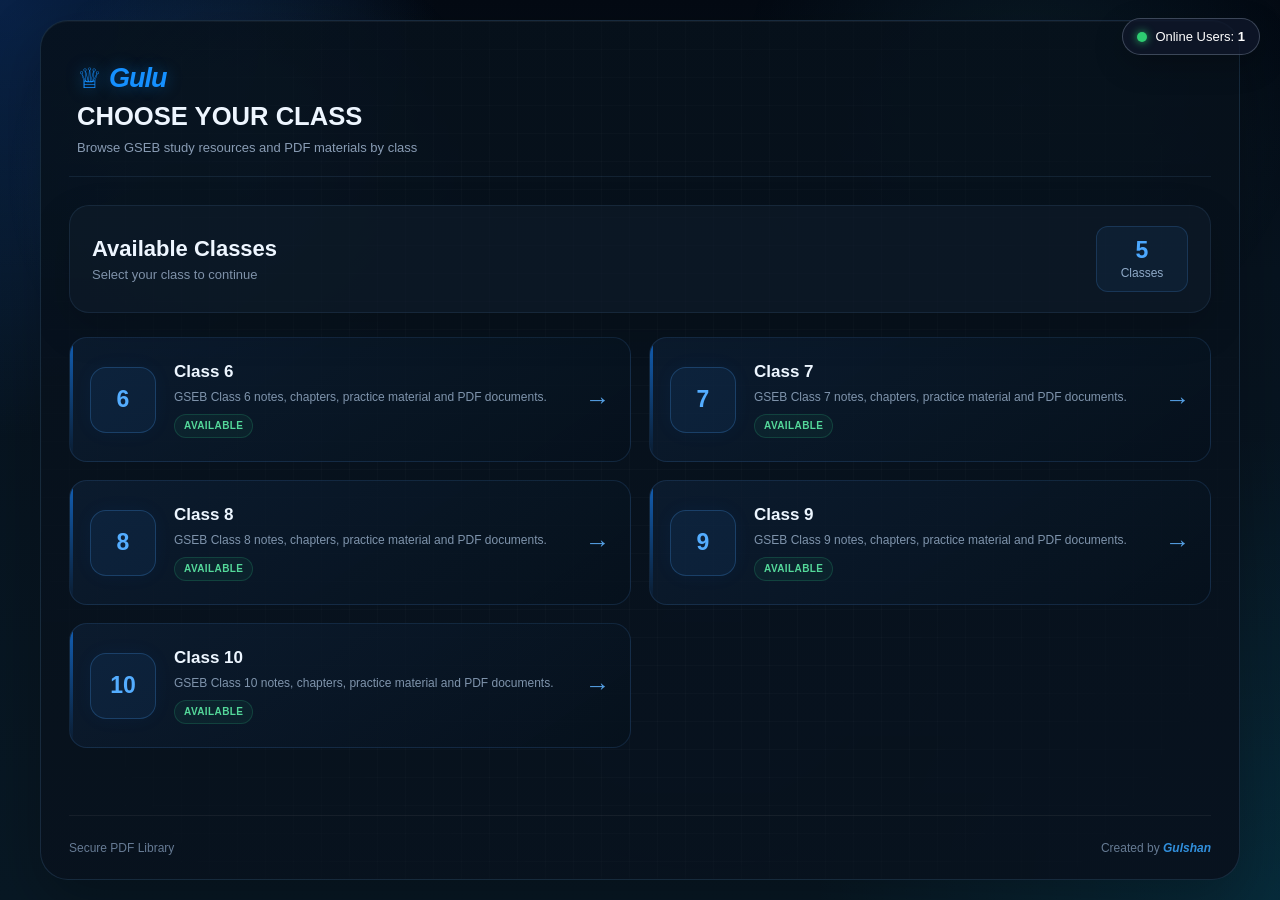
<file: classes.html>
<!DOCTYPE html>
<html lang="en">

<head>

    <!-- =========================================
         BASIC DOCUMENT SETTINGS
    ========================================== -->

    <meta charset="UTF-8">

    <meta
        name="viewport"
        content="width=device-width, initial-scale=1.0"
    >

    <meta
        name="theme-color"
        content="#07111f"
    >

    <meta
        name="description"
        content="Choose your GSEB class from Class 6 to Class 10 and access subject-wise study material, notes, assignments, and PDF resources for Maths, Science, English, Gujarati and Sanskrit."
    >

    <meta
        name="robots"
        content="index, follow"
    >


    <!-- =========================================
         TITLE
    ========================================== -->

    <title>
        Gulu PDF Library | Select Class
    </title>


    <!-- =========================================
         STYLESHEET
    ========================================== -->

    <link
        rel="stylesheet"
        href="./css/style.css"
    >


    <!-- =========================================
         FAVICON
    ========================================== -->

    <link
        rel="icon"
        type="image/png"
        href="./logo.png"
    >

</head>


<body>


<!-- =========================================
     CLASS PAGE
========================================== -->

<div class="class-page">


    <!-- =====================================
         HEADER
    ====================================== -->

    <header class="class-header">


        <div>

            <!-- BRAND -->

            <div class="class-brand">

                <span class="class-crown">
                    ♕
                </span>

                <span class="class-gulu">
                    Gulu
                </span>

            </div>


            <!-- TITLE -->

            <h1>
                CHOOSE YOUR CLASS
            </h1>


            <p>
                Browse GSEB study resources and PDF materials by class
            </p>

        </div>

    </header>



    <!-- =====================================
         TOP INFORMATION
    ====================================== -->

    <section class="class-top">

        <div>

            <h2>
                Available Classes
            </h2>

            <p>
                Select your class to continue
            </p>

        </div>


        <!-- CLASS COUNT -->

        <div class="class-count">

            <strong id="classCount">
                0
            </strong>

            Classes

        </div>

    </section>



    <!-- =====================================
         CLASS GRID
    ====================================== -->

    <main>

        <div
            class="class-grid"
            id="classGrid"
        ></div>

    </main>



    <!-- =====================================
         FOOTER
    ====================================== -->

    <footer class="class-footer">

        <div class="class-footer-inner">

            <div>
                Secure PDF Library
            </div>

            <div>
                Created by
                <strong>
                    Gulshan
                </strong>
            </div>

        </div>

    </footer>


</div>



<!-- =========================================
     LIBRARY DATA
========================================== -->

<script src="./js/library-data.js"></script>
<script src="./js/script.js"></script>


<!-- =========================================
     CLASS PAGE SCRIPT
========================================== -->

<script>

    /* =========================================
       GET ELEMENTS
    ========================================== */

    const classGrid =
        document.getElementById("classGrid");


    const classCount =
        document.getElementById("classCount");



    /* =========================================
       CHECK LIBRARY DATA
    ========================================== */

    if (
        typeof LIBRARY_DATA === "undefined"
    ) {

        classGrid.innerHTML = `
            <div
                style="
                    grid-column: 1 / -1;
                    padding: 30px;
                    text-align: center;
                    color: #ff7777;
                    border: 1px solid rgba(255,100,100,0.25);
                    border-radius: 16px;
                    background: rgba(255,80,80,0.05);
                "
            >
                Unable to load class data.
            </div>
        `;

    }

    else {


        /* =====================================
           GET CLASSES
        ====================================== */

        const classes =
            Object.entries(LIBRARY_DATA);



        /* =====================================
           UPDATE CLASS COUNT
        ====================================== */

        classCount.textContent =
            classes.length;



        /* =====================================
           SELECT CLASS
        ====================================== */

        function selectClass(className) {

            /*
             * Save selected class
             */

            sessionStorage.setItem(
                "selectedClass",
                className
            );


            /*
             * Clear previous subject selection
             */

            sessionStorage.removeItem(
                "selectedSubject"
            );


            /*
             * Clear previous unlock state
             */

            sessionStorage.removeItem(
                "subjectUnlocked"
            );


            /*
             * Open subject/library page
             */

            window.location.href =
                "library.html";

        }



        /* =====================================
           CREATE CLASS CARD
        ====================================== */

        classes.forEach(
            function ([classKey, classInfo]) {


                /* CREATE CARD */

                const card =
                    document.createElement("div");


                card.className =
                    "class-card";


                /* ACCESSIBILITY */

                card.setAttribute(
                    "role",
                    "button"
                );


                card.setAttribute(
                    "tabindex",
                    "0"
                );


                card.setAttribute(
                    "aria-label",
                    "Select " + classInfo.name
                );



                /* =================================
                   CLASS NUMBER
                ================================== */

                const classNumber =
                    classInfo.name
                        .replace("Class ", "");



                /* =================================
                   CARD CONTENT
                ================================== */

                card.innerHTML = `

                    <div class="class-number">

                        ${classNumber}

                    </div>


                    <div class="class-info">

                        <h3>
                            ${classInfo.name}
                        </h3>


                        <p>

                            ${classInfo.fullName}
                            notes, chapters,
                            practice material
                            and PDF documents.

                        </p>


                        <span class="class-status">
                            Available
                        </span>

                    </div>


                    <span class="class-arrow">
                        →
                    </span>

                `;



                /* =================================
                   MOUSE CLICK
                ================================== */

                card.addEventListener(
                    "click",
                    function () {

                        selectClass(
                            classKey
                        );

                    }
                );



                /* =================================
                   KEYBOARD ACCESS
                ================================== */

                card.addEventListener(
                    "keydown",
                    function (event) {


                        if (
                            event.key === "Enter" ||
                            event.key === " "
                        ) {

                            event.preventDefault();


                            selectClass(
                                classKey
                            );

                        }

                    }
                );



                /* =================================
                   ADD CARD
                ================================== */

                classGrid.appendChild(
                    card
                );

            }
        );

    }

</script>



<!-- =========================================
     BACKGROUND MUSIC
========================================== -->

<script src="./js/bg-music.js"></script>


</body>

</html>
</file>
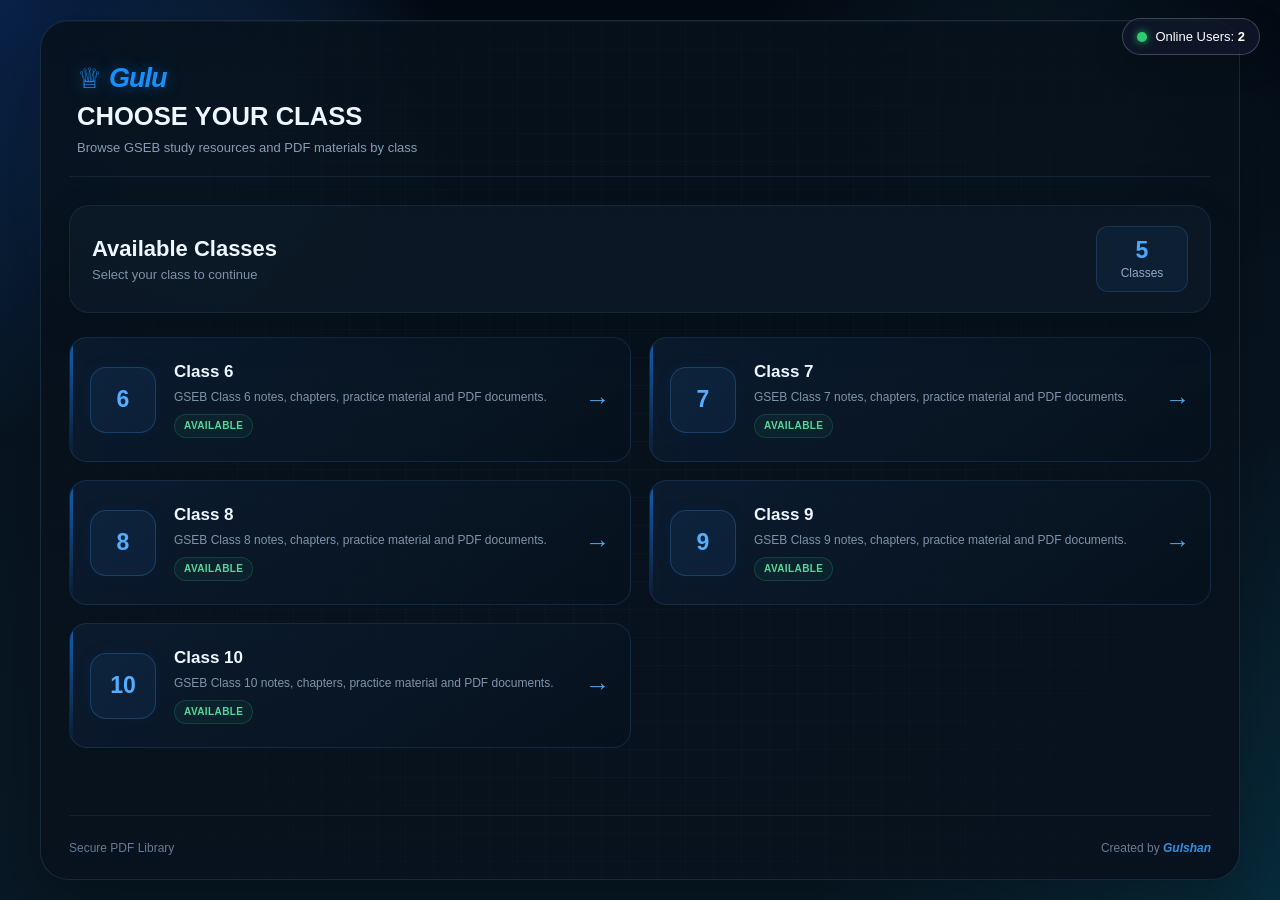
<file: library.html>
<!DOCTYPE html>
<html lang="en">

<head>

    <meta charset="UTF-8">

    <meta
        name="viewport"
        content="width=device-width, initial-scale=1.0"
    >

    <meta
        name="theme-color"
        content="#07111f"
    >

    <meta
        name="description"
        content="Gulu PDF Library - Select your subject and access GSEB study material, notes, assignments and PDF documents."
    >

    <meta
        name="robots"
        content="index, follow"
    >

    <title>
        Gulu PDF Library | Subjects
    </title>

    <link
        rel="stylesheet"
        href="./css/style.css"
    >

    <link
        rel="icon"
        type="image/png"
        href="./logo.png"
    >


    <style>

        /* =====================================
           SELECTED CLASS BADGE
        ====================================== */

        .selected-class-badge {

            display: inline-flex;

            align-items: center;

            gap: 7px;

            margin-top: 10px;

            padding: 7px 12px;

            border-radius: 20px;

            border:
                1px solid
                rgba(74,151,235,0.28);

            background:
                rgba(42,127,216,0.11);

            color: #8cbfff;

            font-size: 12px;

            font-weight: 600;

        }


        .selected-class-badge .dot {

            width: 7px;

            height: 7px;

            border-radius: 50%;

            background: #35d18a;

            box-shadow:
                0 0 9px
                rgba(53,209,138,0.65);

        }


        /* =====================================
           LIBRARY ACTIONS
        ====================================== */

        .library-actions {

            display: flex;

            align-items: center;

            gap: 10px;

            flex-shrink: 0;

        }


        .change-class-btn {

            padding:
                12px 18px;

            border:
                1px solid
                rgba(74,151,235,0.30);

            border-radius: 10px;

            background:
                rgba(255,255,255,0.045);

            color: #a9c8e8;

            font-size: 13px;

            font-weight: 600;

            cursor: pointer;

            transition: 0.25s ease;

        }


        .change-class-btn:hover {

            background:
                rgba(37,111,210,0.18);

            border-color:
                rgba(90,160,235,0.70);

            color: white;

            transform:
                translateY(-2px);

        }


        /* =====================================
           CLASS LABEL
        ====================================== */

        .library-top-class {

            color: #55aaff;

            font-size: 12px;

            font-weight: 700;

            letter-spacing: 0.7px;

            text-transform: uppercase;

            margin-bottom: 7px;

        }


        /* =====================================
           MOBILE
        ====================================== */

        @media (max-width: 600px) {

            .library-actions {

                width: 100%;

                display: grid;

                grid-template-columns:
                    1fr 1fr;

                gap: 10px;

            }


            .change-class-btn,
            .logout-btn {

                width: 100%;

            }

        }


        @media (max-width: 400px) {

            .library-actions {

                grid-template-columns:
                    1fr;

            }

        }

    </style>

</head>


<body>


<div class="library-page">


    <!-- =====================================
         HEADER
    ====================================== -->

    <header class="library-header">

        <div>

            <div class="library-brand">

                <span class="library-crown">
                    ♕
                </span>

                <span class="library-gulu">
                    Gulu
                </span>

            </div>


            <h1>
                WELCOME TO GULU PDF LIBRARY
            </h1>


            <p>
                Your digital study library for GSEB class notes and PDF materials
            </p>


            <div class="selected-class-badge">

                <span class="dot"></span>

                <span id="selectedClassText">
                    Class
                </span>

            </div>

        </div>


        <div class="library-actions">

            <button
                class="change-class-btn"
                id="changeClassBtn"
                type="button"
            >
                ⇄ Change Class
            </button>


        </div>

    </header>



    <!-- =====================================
         TOP
    ====================================== -->

    <div class="library-top">

        <div>

            <div
                class="library-top-class"
                id="classHeading"
            >
                CLASS
            </div>


            <h2>
                Study Subjects
            </h2>


            <p>
                Select a subject to explore your documents
            </p>

        </div>


        <div class="document-count">

            <strong id="subjectCount">
                0
            </strong>

            Subjects

        </div>

    </div>



    <!-- =====================================
         SUBJECTS
    ====================================== -->

    <main>

        <div
            class="subject-grid"
            id="subjectGrid"
        ></div>

    </main>



    <!-- =====================================
         FOOTER
    ====================================== -->

    <footer class="library-footer">

        <div>
            Secure PDF Library
        </div>

        <div class="footer-credit">
            Created by <strong>Gulshan</strong>
        </div>

    </footer>


</div>

<!-- =====================================
     DATA
====================================== -->

<script src="./js/library-data.js"></script>
<script src="./js/script.js"></script>

<script>

    /* =====================================
       SELECTED CLASS
    ====================================== */

    const selectedClass =
        sessionStorage.getItem(
            "selectedClass"
        );


    /*
       If no class was selected,
       return to class selection.
    */

    if (
        !selectedClass ||
        typeof LIBRARY_DATA === "undefined" ||
        !LIBRARY_DATA[selectedClass]
    ) {

        sessionStorage.removeItem(
            "selectedClass"
        );

        sessionStorage.removeItem(
            "selectedSubject"
        );

        sessionStorage.removeItem(
            "subjectUnlocked"
        );

        window.location.replace(
            "classes.html"
        );

    }


    const currentClass =
        LIBRARY_DATA[selectedClass];



    /* =====================================
       CLASS DISPLAY
    ====================================== */

    document.getElementById(
        "selectedClassText"
    ).textContent =
        currentClass.fullName;


    document.getElementById(
        "classHeading"
    ).textContent =
        currentClass.name;



    /* =====================================
       SUBJECT GRID
    ====================================== */

    const subjectGrid =
        document.getElementById(
            "subjectGrid"
        );


    const subjectCount =
        document.getElementById(
            "subjectCount"
        );


    const subjects =
        Object.entries(
            currentClass.subjects
        );


    subjectCount.textContent =
        subjects.length;



    /* =====================================
       SUBJECT PASSWORD
    ====================================== */

    function askSubjectPassword(subjectKey) {

        const subject =
            currentClass.subjects[
                subjectKey
            ];


        if (!subject) {

            return;

        }


        const password =
            prompt(
                "Enter subject password:"
            );


        if (password === null) {

            return;

        }


        if (
            password ===
            subject.password
        ) {

            sessionStorage.setItem(
                "selectedSubject",
                subjectKey
            );


            sessionStorage.setItem(
                "subjectUnlocked",
                "true"
            );


            window.location.replace(
                "subject.html?subject=" +
                encodeURIComponent(
                    subjectKey
                )
            );

        }

        else {

            alert(
                "Incorrect password. Access denied."
            );

        }

    }



    /* =====================================
       CREATE SUBJECT CARDS
    ====================================== */

    subjects.forEach(
        function ([subjectKey, subject]) {

            const card =
                document.createElement(
                    "div"
                );


            card.className =
                "subject-card";


            card.setAttribute(
                "role",
                "button"
            );


            card.setAttribute(
                "tabindex",
                "0"
            );


            card.setAttribute(
                "aria-label",
                "Open " +
                subject.title
            );


            card.innerHTML = `

                <div
                    class="subject-icon ${getSubjectIconClass(subjectKey)}"
                >
                    ${getSubjectIcon(subjectKey)}
                </div>


                <div class="subject-info">

                    <h3>
                        ${subject.title}
                    </h3>


                    <p>
                        ${subject.subtitle}
                    </p>

                </div>


                <span class="subject-arrow">
                    →
                </span>

            `;


            /* CLICK */

            card.addEventListener(
                "click",
                function () {

                    askSubjectPassword(
                        subjectKey
                    );

                }
            );


            /* KEYBOARD */

            card.addEventListener(
                "keydown",
                function (event) {

                    if (
                        event.key === "Enter" ||
                        event.key === " "
                    ) {

                        event.preventDefault();

                        askSubjectPassword(
                            subjectKey
                        );

                    }

                }
            );


            subjectGrid.appendChild(
                card
            );

        }
    );



    /* =====================================
       SUBJECT ICON CLASS
    ====================================== */

    function getSubjectIconClass(
        subjectKey
    ) {

        const classes = {

            english:
                "english-icon",

            maths:
                "maths-icon",

            science:
                "science-icon",

            "Social-science":
                "social-icon",

            gujarati:
                "gujarati-icon",

            sanskrit:
                "sanskrit-icon"

        };


        return (
            classes[subjectKey] ||
            ""
        );

    }



    /* =====================================
       SUBJECT ICON
    ====================================== */

    function getSubjectIcon(
        subjectKey
    ) {

        const icons = {

            english:
                "EN",

            maths:
                "∑",

            science:
                "⚛",

            "Social-science":
                "SS",

            gujarati:
                "અ",

            sanskrit:
                "ॐ"

        };


        return (
            icons[subjectKey] ||
            "?"
        );

    }



    /* =====================================
       CHANGE CLASS
    ====================================== */

    document
        .getElementById(
            "changeClassBtn"
        )
        .addEventListener(
            "click",
            function () {

                sessionStorage.removeItem(
                    "selectedClass"
                );


                sessionStorage.removeItem(
                    "selectedSubject"
                );


                sessionStorage.removeItem(
                    "subjectUnlocked"
                );


                window.location.replace(
                    "classes.html"
                );

            }
        );

</script>



<!-- =====================================
     BACKGROUND MUSIC
====================================== -->

<script src="./js/bg-music.js"></script>


</body>

</html>
</file>
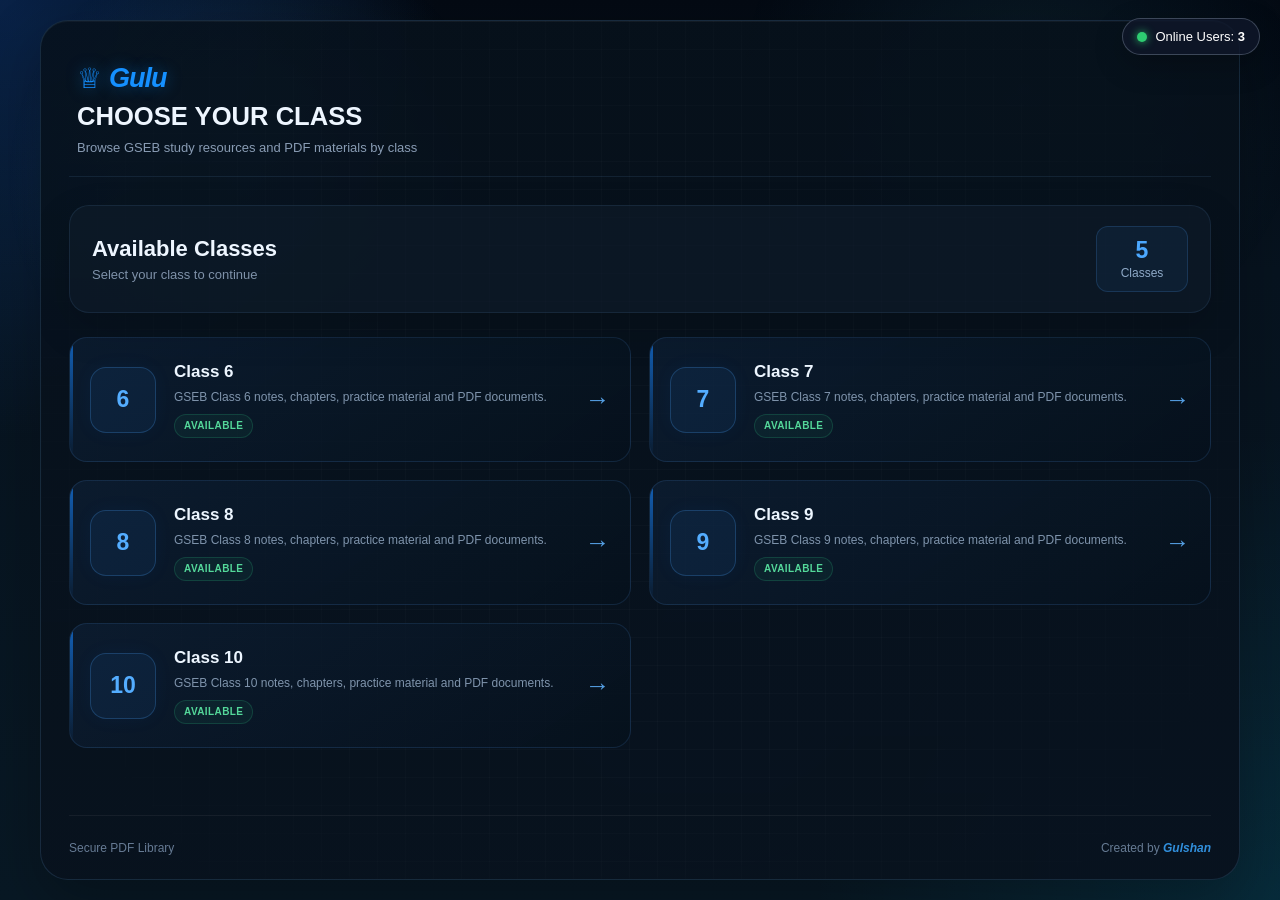
<file: subject.html>
<!DOCTYPE html>
<html lang="en">

<head>

    <meta charset="UTF-8">

    <meta
        name="viewport"
        content="width=device-width, initial-scale=1.0"
    >

    <meta
        name="theme-color"
        content="#07111f"
    >

    <meta
        name="description"
        content="Browse Gulu PDF Library subject documents, chapter notes, and PDF study material for GSEB students across Class 6 to Class 10."
    >

    <meta
        name="robots"
        content="index, follow"
    >

    <title>
        Gulu | Subject Library
    </title>

    <link
        rel="stylesheet"
        href="./css/style.css"
    >

    <link
        rel="icon"
        type="image/png"
        href="./logo.png"
    >

</head>


<body>

<div class="library-page">


    <!-- =====================================
         HEADER
    ====================================== -->

    <header class="library-header">

        <div>

            <div class="library-brand">

                <span class="library-crown">
                    ♕
                </span>

                <span class="library-gulu">
                    Gulu
                </span>

            </div>

            <h1 id="subjectTitle">
                Subject Library
            </h1>


            <p id="subjectSubtitle">
                Your study documents and revision material
            </p>


            <div
                style="
                    display:inline-flex;
                    align-items:center;
                    gap:7px;
                    margin-top:10px;
                    padding:7px 12px;
                    border-radius:20px;
                    border:1px solid rgba(74,151,235,0.28);
                    background:rgba(42,127,216,0.11);
                    color:#8cbfff;
                    font-size:12px;
                    font-weight:600;
                "
            >

                <span
                    style="
                        width:7px;
                        height:7px;
                        border-radius:50%;
                        background:#35d18a;
                        box-shadow:0 0 9px rgba(53,209,138,0.65);
                    "
                ></span>

                <span id="classText">
                    Class
                </span>

            </div>

        </div>


        <button
            class="logout-btn"
            id="backSubjectsBtn"
            type="button"
        >
            ← Back to Subjects
        </button>

    </header>



    <!-- =====================================
         DOCUMENT TITLE
    ====================================== -->

    <div class="library-top">

        <div>

            <h2>
                Available Documents
            </h2>

            <p>
                Click a document to read it online
            </p>

        </div>


        <div class="document-count">

            <strong id="pdfCount">
                0
            </strong>

            PDFs

        </div>

    </div>



    <!-- =====================================
         PDF GRID
    ====================================== -->

    <main>

        <div
            id="pdfGrid"
            class="pdf-grid"
        ></div>

    </main>



    <!-- =====================================
         FOOTER
    ====================================== -->

    <footer class="library-footer">

        <div>
            Secure PDF Library
        </div>

        <div class="footer-credit">
            Created by <strong>Gulshan</strong>
        </div>

    </footer>


</div>



<!-- =====================================
     DATA
====================================== -->

<script src="./js/library-data.js"></script>
<script src="./js/script.js"></script>

<script>

    /* =====================================
       SELECTED CLASS
    ====================================== */

    const selectedClass =
        sessionStorage.getItem(
            "selectedClass"
        );


    if (
        !selectedClass ||
        typeof LIBRARY_DATA === "undefined" ||
        !LIBRARY_DATA[selectedClass]
    ) {

        sessionStorage.removeItem(
            "selectedSubject"
        );

        sessionStorage.removeItem(
            "subjectUnlocked"
        );

        window.location.replace(
            "classes.html"
        );

    }


    const currentClass =
        LIBRARY_DATA[selectedClass];



    /* =====================================
       GET SUBJECT
    ====================================== */

    const params =
        new URLSearchParams(
            window.location.search
        );


    const subjectKey =
        params.get(
            "subject"
        );



    /* =====================================
       CHECK SUBJECT
    ====================================== */

    const currentSubject =
        currentClass.subjects[
            subjectKey
        ];


    const selectedSubject =
        sessionStorage.getItem(
            "selectedSubject"
        );


    const subjectUnlocked =
        sessionStorage.getItem(
            "subjectUnlocked"
        );


    if (
        !currentSubject ||
        selectedSubject !== subjectKey ||
        subjectUnlocked !== "true"
    ) {

        window.location.replace(
            "library.html"
        );

    }



    /* =====================================
       CLASS / SUBJECT DISPLAY
    ====================================== */

    document.getElementById(
        "classText"
    ).textContent =
        currentClass.fullName;


    document.getElementById(
        "subjectTitle"
    ).textContent =
        currentSubject.title;


    document.getElementById(
        "subjectSubtitle"
    ).textContent =
        currentSubject.subtitle;



    /* =====================================
       PDF ELEMENTS
    ====================================== */

    const pdfGrid =
        document.getElementById(
            "pdfGrid"
        );


    const pdfCount =
        document.getElementById(
            "pdfCount"
        );


    pdfCount.textContent =
        currentSubject.pdfs.length;



    /* =====================================
       NO PDF
    ====================================== */

    if (
        currentSubject.pdfs.length === 0
    ) {

        pdfGrid.innerHTML = `

            <div
                style="
                    grid-column:1 / -1;
                    text-align:center;
                    padding:70px 20px;
                    color:#7f92aa;
                    border:1px solid rgba(255,255,255,0.08);
                    border-radius:18px;
                    background:rgba(255,255,255,0.03);
                "
            >

                <h3
                    style="
                        color:#dbeafe;
                        margin-bottom:10px;
                    "
                >
                    No PDFs yet
                </h3>

                <p>
                    Documents for this subject will appear here.
                </p>

            </div>

        `;

    }



    /* =====================================
       PDF CARDS
    ====================================== */

    else {

        currentSubject.pdfs.forEach(
            function (pdf) {

                const card =
                    document.createElement(
                        "div"
                    );


                card.className =
                    "pdf-card";


                card.setAttribute(
                    "role",
                    "button"
                );


                card.setAttribute(
                    "tabindex",
                    "0"
                );


                card.setAttribute(
                    "aria-label",
                    "Open " + pdf.name
                );


                card.innerHTML = `

                    <div class="pdf-icon">
                        PDF
                    </div>


                    <div class="pdf-info">

                        <h3>
                            ${pdf.name}
                        </h3>

                        <p>
                            Click to read
                        </p>

                    </div>


                    <span class="arrow">
                        →
                    </span>

                `;


                /* CLICK */

                card.addEventListener(
                    "click",
                    function () {

                        openPDF(
                            pdf.file
                        );

                    }
                );


                /* KEYBOARD */

                card.addEventListener(
                    "keydown",
                    function (event) {

                        if (
                            event.key === "Enter" ||
                            event.key === " "
                        ) {

                            event.preventDefault();

                            openPDF(
                                pdf.file
                            );

                        }

                    }
                );


                pdfGrid.appendChild(
                    card
                );

            }
        );

    }



    /* =====================================
       OPEN PDF
    ====================================== */

    function openPDF(file) {

        window.location.href =
            "viewer.html?file=" +
            encodeURIComponent(
                file
            );

    }



    /* =====================================
       BACK TO SUBJECTS
    ====================================== */

    document
        .getElementById(
            "backSubjectsBtn"
        )
        .addEventListener(
            "click",
            function () {

                window.location.replace(
                    "library.html"
                );

            }
        );

</script>



<!-- =====================================
     BACKGROUND MUSIC
====================================== -->

<script src="./js/bg-music.js"></script>


</body>

</html>
</file>
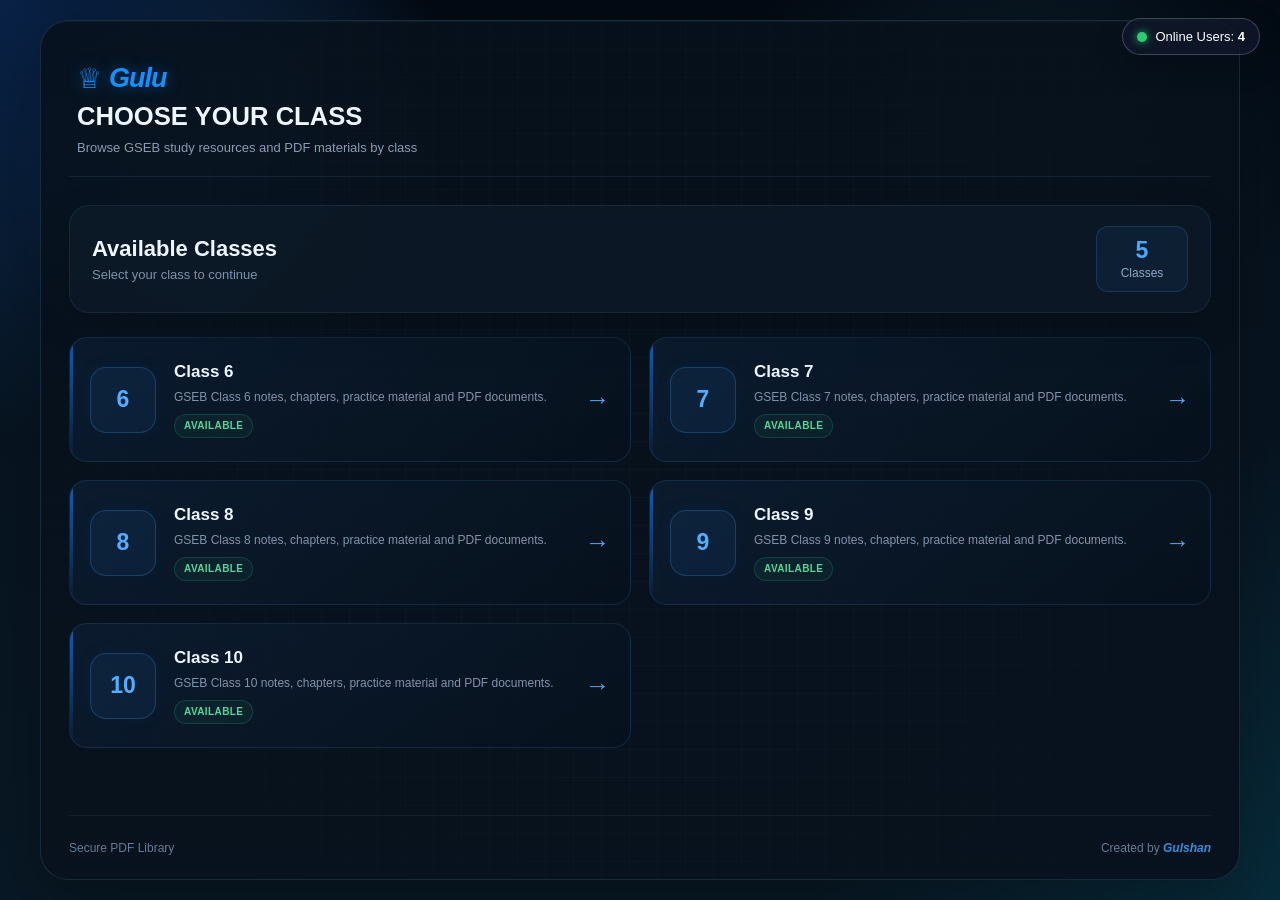
<file: viewer.html>
<!DOCTYPE html>
<html lang="en">

<head>

    <meta charset="UTF-8">

    <meta
        name="viewport"
        content="width=device-width, initial-scale=1.0"
    >

    <meta
        name="theme-color"
        content="#07111f"
    >

    <meta
        name="description"
        content="Gulu PDF Library online PDF viewer."
    >

    <meta
        name="robots"
        content="index, follow"
    >

    <title>
        Gulu | PDF Viewer
    </title>

    <link
        rel="stylesheet"
        href="./css/style.css"
    >

    <link
        rel="icon"
        type="image/png"
        href="./logo.png"
    >


    <style>

        /* =====================================
           VIEWER PAGE
        ====================================== */

        .viewer-page {

            width: 100%;

            height: 100vh;

            display: flex;

            flex-direction: column;

            background:
                linear-gradient(
                    135deg,
                    #050b14,
                    #0b1728
                );

            overflow: hidden;

        }


        /* =====================================
           HEADER
        ====================================== */

        .viewer-header {

            height: 68px;

            flex-shrink: 0;

            display: flex;

            align-items: center;

            justify-content: space-between;

            padding: 0 22px;

            background:
                rgba(7,17,31,0.96);

            border-bottom:
                1px solid
                rgba(255,255,255,0.09);

            box-shadow:
                0 5px 25px
                rgba(0,0,0,0.30);

            z-index: 10;

        }


        .viewer-left {

            display: flex;

            align-items: center;

            gap: 14px;

            min-width: 0;

        }


        /* =====================================
           BACK BUTTON
        ====================================== */

        .back-btn {

            height: 42px;

            padding: 0 15px;

            border:
                1px solid
                rgba(82,154,230,0.30);

            border-radius: 10px;

            background:
                rgba(255,255,255,0.06);

            color: white;

            font-size: 14px;

            font-weight: 600;

            cursor: pointer;

            transition: 0.2s ease;

        }


        .back-btn:hover {

            background:
                rgba(37,111,210,0.25);

            border-color:
                rgba(82,154,230,0.65);

            transform:
                translateY(-1px);

        }


        /* =====================================
           BRAND
        ====================================== */

        .viewer-brand {

            display: flex;

            align-items: center;

            gap: 7px;

        }


        .viewer-brand-crown {

            color: #1590ff;

            font-size: 27px;

            text-shadow:
                0 0 15px
                rgba(21,144,255,0.55);

        }


        .viewer-brand-name {

            color: #1590ff;

            font-size: 25px;

            font-weight: 800;

            font-style: italic;

            letter-spacing: -1px;

        }


        /* =====================================
           DOCUMENT TITLE
        ====================================== */

        .viewer-title {

            color: #9aabc0;

            font-size: 13px;

            max-width: 360px;

            overflow: hidden;

            text-overflow: ellipsis;

            white-space: nowrap;

        }


        /* =====================================
           STATUS
        ====================================== */

        .viewer-status {

            display: flex;

            align-items: center;

            gap: 8px;

            color: #7f92a9;

            font-size: 12px;

        }


        .status-dot {

            width: 8px;

            height: 8px;

            border-radius: 50%;

            background: #35d18a;

            box-shadow:
                0 0 10px
                rgba(53,209,138,0.65);

        }


        /* =====================================
           PDF AREA
        ====================================== */

        .viewer-content {

            flex: 1;

            position: relative;

            background: #111827;

            overflow: hidden;

        }


        #pdfViewer {

            width: 100%;

            height: 100%;

            display: block;

            border: none;

            background: #111827;

        }


        /* =====================================
           LOADING
        ====================================== */

        .viewer-loading {

            position: absolute;

            inset: 0;

            display: flex;

            align-items: center;

            justify-content: center;

            flex-direction: column;

            gap: 12px;

            background:
                #0b1422;

            color: #8ca0b7;

            z-index: 2;

            pointer-events: none;

            transition:
                opacity 0.3s ease;

        }


        .loading-spinner {

            width: 35px;

            height: 35px;

            border:
                3px solid
                rgba(255,255,255,0.12);

            border-top-color:
                #2495ff;

            border-radius: 50%;

            animation:
                spin 0.8s linear infinite;

        }


        @keyframes spin {

            to {

                transform: rotate(360deg);

            }

        }


        .viewer-loading.hidden {

            opacity: 0;

        }


        /* =====================================
           MOBILE
        ====================================== */

        @media (max-width: 700px) {

            .viewer-header {

                height: 60px;

                padding: 0 12px;

            }


            .back-btn {

                height: 38px;

                padding: 0 11px;

                font-size: 13px;

            }


            .viewer-brand-name {

                font-size: 20px;

            }


            .viewer-brand-crown {

                font-size: 22px;

            }


            .viewer-title {

                display: none;

            }


            .viewer-status {

                font-size: 10px;

            }

        }

    </style>

</head>


<body>

<div class="viewer-page">


    <!-- =====================================
         HEADER
    ====================================== -->

    <header class="viewer-header">

        <div class="viewer-left">


            <button
                class="back-btn"
                id="backBtn"
                type="button"
            >
                ← Back
            </button>


            <div class="viewer-brand">

                <span class="viewer-brand-crown">
                    ♕
                </span>

                <span class="viewer-brand-name">
                    Gulu
                </span>

            </div>


            <div
                class="viewer-title"
                id="documentTitle"
            >
                PDF Document
            </div>

        </div>


        <div class="viewer-status">

            <span class="status-dot"></span>

            Online Reading

        </div>

    </header>



    <!-- =====================================
         PDF
    ====================================== -->

    <main class="viewer-content">


        <div
            class="viewer-loading"
            id="loadingScreen"
        >

            <div class="loading-spinner"></div>

            <div>
                Loading document...
            </div>

        </div>


        <iframe
            id="pdfViewer"
            title="Gulu PDF Viewer"
        ></iframe>


    </main>


</div>



<!-- =====================================
     DATA
====================================== -->

<script src="./js/library-data.js"></script>
<script src="./js/script.js"></script>

<script>

    /* =====================================
       SELECTED CLASS
    ====================================== */

    const selectedClass =
        sessionStorage.getItem(
            "selectedClass"
        );


    const selectedSubject =
        sessionStorage.getItem(
            "selectedSubject"
        );


    const subjectUnlocked =
        sessionStorage.getItem(
            "subjectUnlocked"
        );


    /*
       Make sure the user has selected
       a valid class and subject.
    */

    if (
        !selectedClass ||
        typeof LIBRARY_DATA === "undefined" ||
        !LIBRARY_DATA[selectedClass] ||
        !selectedSubject ||
        subjectUnlocked !== "true"
    ) {

        window.location.replace(
            "classes.html"
        );

    }


    const currentClass =
        LIBRARY_DATA[selectedClass];


    const currentSubject =
        currentClass.subjects[
            selectedSubject
        ];


    if (!currentSubject) {

        window.location.replace(
            "library.html"
        );

    }



    /* =====================================
       FILE
    ====================================== */

    const params =
        new URLSearchParams(
            window.location.search
        );


    const file =
        params.get(
            "file"
        );



    /* =====================================
       ELEMENTS
    ====================================== */

    const viewer =
        document.getElementById(
            "pdfViewer"
        );


    const title =
        document.getElementById(
            "documentTitle"
        );


    const loading =
        document.getElementById(
            "loadingScreen"
        );


    const backBtn =
        document.getElementById(
            "backBtn"
        );



    /* =====================================
       VERIFY PDF
    ====================================== */

    const allowedPDF =
        currentSubject.pdfs.find(
            function (pdf) {

                return pdf.file === file;

            }
        );


    if (!file || !allowedPDF) {

        window.location.replace(
            "subject.html?subject=" +
            encodeURIComponent(
                selectedSubject
            )
        );

    }



    /* =====================================
       DOCUMENT TITLE
    ====================================== */

    let cleanName =
        allowedPDF.name;


    if (!cleanName) {

        try {

            cleanName =
                decodeURIComponent(
                    file
                )
                .split("/")
                .pop()
                .replace(
                    /\.pdf$/i,
                    ""
                )
                .replaceAll(
                    "_",
                    " "
                );

        }

        catch (error) {

            cleanName =
                "PDF Document";

        }

    }


    title.textContent =
        cleanName;



    /* =====================================
       OPEN PDF
    ====================================== */

    viewer.src =
        file;


    viewer.addEventListener(
        "load",
        function () {

            loading.classList.add(
                "hidden"
            );

        }
    );



    /* =====================================
       BACK
    ====================================== */

    backBtn.addEventListener(
        "click",
        function () {

            window.location.replace(
                "subject.html?subject=" +
                encodeURIComponent(
                    selectedSubject
                )
            );

        }
    );

</script>



<!-- =====================================
     BACKGROUND MUSIC
====================================== -->

<script src="./js/bg-music.js"></script>


</body>

</html>
</file>
<file: css/style.css>
/* =========================================================
   GULU PDF LIBRARY
   FINAL GLOBAL STYLESHEET
========================================================= */


/* =========================================================
   RESET
========================================================= */

* {
    margin: 0;
    padding: 0;
    box-sizing: border-box;
}


html,
body {
    width: 100%;
    min-height: 100%;
}


html {
    scroll-behavior: smooth;
}


body {
    position: relative;

    font-family:
        "Segoe UI",
        Arial,
        Helvetica,
        sans-serif;

    background:
        radial-gradient(circle at top left, rgba(26, 118, 255, 0.22), transparent 28%),
        radial-gradient(circle at bottom right, rgba(0, 209, 255, 0.10), transparent 30%),
        linear-gradient(180deg, #040a13 0%, #07131f 30%, #081824 100%);

    color: #ffffff;

    overflow-x: hidden;

    -webkit-font-smoothing: antialiased;

    text-rendering: optimizeLegibility;
}


body::before {
    content: "";
    position: fixed;
    inset: 0;
    z-index: 0;
    pointer-events: none;
    background:
        radial-gradient(circle at 20% 20%, rgba(95, 182, 255, 0.14), transparent 20%),
        radial-gradient(circle at 80% 10%, rgba(81, 210, 255, 0.08), transparent 22%),
        radial-gradient(circle at 55% 70%, rgba(58, 126, 255, 0.08), transparent 26%);
}


.page-backdrop {
    position: fixed;
    inset: 0;
    z-index: 0;
    overflow: hidden;
    pointer-events: none;
}


.orb {
    position: absolute;
    border-radius: 50%;
    filter: blur(16px);
    opacity: 0.52;
    animation: floatOrb 16s ease-in-out infinite alternate;
}


.orb-one {
    width: 420px;
    height: 420px;
    background: rgba(35, 120, 255, 0.18);
    top: -120px;
    left: -60px;
}


.orb-two {
    width: 520px;
    height: 520px;
    background: rgba(83, 173, 255, 0.12);
    right: -80px;
    top: 120px;
    animation-delay: 1s;
}


.orb-three {
    width: 380px;
    height: 380px;
    background: rgba(80, 196, 255, 0.10);
    bottom: -60px;
    left: 25%;
    animation-delay: 2s;
}


.grid-glow {
    position: absolute;
    inset: 0;
    background-image:
        linear-gradient(rgba(255, 255, 255, 0.03) 1px, transparent 1px),
        linear-gradient(90deg, rgba(255, 255, 255, 0.03) 1px, transparent 1px);
    background-size: 32px 32px;
    mask-image: radial-gradient(circle at center, black 40%, transparent 100%);
    opacity: 0.45;
}


@keyframes floatOrb {
    0% {
        transform: translate3d(0, 0, 0) scale(1);
    }
    100% {
        transform: translate3d(20px, 25px, 0) scale(1.06);
    }
}


button,
input,
textarea,
select {
    font: inherit;
}


button {
    -webkit-tap-highlight-color: transparent;
}


::selection {
    background: rgba(35, 143, 255, 0.30);
    color: #ffffff;
}


/* =========================================================
   GLOBAL SCROLLBAR
========================================================= */

::-webkit-scrollbar {
    width: 9px;
}


::-webkit-scrollbar-track {
    background: #07111f;
}


::-webkit-scrollbar-thumb {
    background: #16395f;
    border-radius: 20px;
}


::-webkit-scrollbar-thumb:hover {
    background: #1e5c96;
}


/* =========================================================
   BACKGROUND VIDEO
========================================================= */

.video-bg {
    position: fixed;

    inset: 0;

    width: 100%;
    height: 100%;

    overflow: hidden;

    z-index: -2;

    pointer-events: none;
}


.video-bg video {
    width: 100%;
    height: 100%;

    object-fit: cover;

    object-position: center;
}


/* =========================================================
   BACKGROUND OVERLAY
========================================================= */

.video-overlay {
    position: fixed;

    inset: 0;

    background:
        linear-gradient(
            90deg,
            rgba(2, 7, 15, 0.90),
            rgba(4, 12, 25, 0.64),
            rgba(2, 7, 15, 0.80)
        );

    backdrop-filter: blur(1.5px);

    -webkit-backdrop-filter: blur(1.5px);

    z-index: -1;

    pointer-events: none;
}


/* =========================================================
   INDEX PAGE
========================================================= */

.page {
    position: relative;
    z-index: 1;

    width: min(1400px, 100%);
    min-height: 100vh;
    margin: 0 auto;

    display: flex;
    flex-direction: column;

    padding:
        28px
        5%
        18px;
}


/* =========================================================
   INDEX TOP BAR
========================================================= */

.topbar {
    width: 100%;
    max-width: 1280px;
    margin: 0 auto;

    display: flex;
    justify-content: space-between;
    align-items: flex-start;
    gap: 20px;

    padding: 14px 18px 0;
    border-radius: 22px;
    background: rgba(10, 18, 30, 0.30);
    border: 1px solid rgba(122, 193, 255, 0.10);
    box-shadow: inset 0 1px 0 rgba(255, 255, 255, 0.04);
}


.side-menu {
    position: fixed;
    left: 24px;
    top: 24px;
    z-index: 60;
}


.side-menu-panel,
.info-item,
.login-box,
.seo-intro,
.info-panel,
.faq-box {
    backdrop-filter: blur(14px);
    -webkit-backdrop-filter: blur(14px);
}


.menu-toggle {
    width: 54px;
    height: 54px;

    border: 1px solid rgba(126, 196, 255, 0.50);
    border-radius: 16px;

    background: linear-gradient(135deg, rgba(16, 32, 53, 0.95), rgba(8, 18, 31, 0.92));

    color: #edf8ff;
    font-size: 26px;
    line-height: 1;

    cursor: pointer;

    box-shadow: 0 16px 30px rgba(0, 0, 0, 0.28);

    transition: transform 0.25s ease, border-color 0.25s ease, box-shadow 0.25s ease;
}


.menu-toggle:hover {
    transform: translateY(-2px);
    border-color: rgba(142, 209, 255, 0.82);
    box-shadow: 0 20px 36px rgba(10, 86, 180, 0.26);
}

.page-progress {
    position: sticky;
    top: 0;
    z-index: 120;
    width: 100%;
    height: 4px;
    overflow: hidden;
    background: rgba(255, 255, 255, 0.04);
    border-radius: 999px;
    margin: 6px auto 0;
    max-width: 1280px;
}

#pageProgressBar {
    display: block;
    width: 0;
    height: 100%;
    background: linear-gradient(90deg, #3cc4ff, #4d8dff, #125ce2);
    box-shadow: 0 0 18px rgba(77, 141, 255, 0.75);
    transition: width 0.15s ease-out;
}

.side-menu-panel {
    position: absolute;
    left: 0;
    top: 66px;

    width: 220px;
    padding: 14px 12px 12px;

    border: 1px solid rgba(120, 188, 255, 0.35);
    border-radius: 18px;

    background: rgba(9, 18, 30, 0.90);
    backdrop-filter: blur(18px);
    -webkit-backdrop-filter: blur(18px);

    transform: translateX(-118%);
    opacity: 0;
    pointer-events: none;

    transition: transform 0.30s cubic-bezier(0.22, 1, 0.36, 1), opacity 0.30s ease;

    box-shadow: 0 20px 35px rgba(0, 0, 0, 0.35);
}


.side-menu.open .side-menu-panel {
    transform: translateX(0);
    opacity: 1;
    pointer-events: auto;
}


.menu-heading {
    padding: 0 10px 10px;
    color: #7cc3ff;
    font-size: 11px;
    font-weight: 700;
    letter-spacing: 1.8px;
    text-transform: uppercase;
}


.side-menu-panel a {
    display: block;
    margin-top: 8px;
    padding: 12px 12px;
    border-radius: 12px;

    background: rgba(255, 255, 255, 0.02);
    color: #eaf5ff;
    text-decoration: none;
    font-size: 14px;
    font-weight: 600;

    transition: background 0.25s ease, transform 0.25s ease, border 0.25s ease;
    border: 1px solid transparent;
}


.side-menu-panel a:hover {
    background: rgba(45, 123, 214, 0.18);
    border-color: rgba(119, 197, 255, 0.25);
    transform: translateX(4px);
}

.side-menu-panel a.active {
    background: linear-gradient(135deg, rgba(29, 107, 196, 0.28), rgba(35, 82, 164, 0.14));
    border-color: rgba(116, 195, 255, 0.26);
    box-shadow: inset 0 0 0 1px rgba(125, 207, 255, 0.16);
}

#guluToast {
    position: fixed;
    left: 50%;
    bottom: 28px;
    transform: translateX(-50%) translateY(18px);
    z-index: 200;
    min-width: 240px;
    max-width: 420px;
    padding: 12px 18px;
    border-radius: 12px;
    background: rgba(9, 23, 35, 0.96);
    border: 1px solid rgba(120, 195, 255, 0.28);
    color: #edf8ff;
    font-size: 13px;
    font-weight: 600;
    box-shadow: 0 18px 35px rgba(0, 0, 0, 0.3);
    opacity: 0;
    pointer-events: none;
    transition: opacity 0.25s ease, transform 0.25s ease;
}

#guluToast.visible {
    opacity: 1;
    transform: translateX(-50%) translateY(0);
}

.soft-reveal {
    opacity: 0;
    transform: translateY(16px);
    transition: opacity 0.6s ease, transform 0.7s ease;
}

.soft-reveal.visible {
    opacity: 1;
    transform: translateY(0);
}

.brand {
    display: flex;
    flex-direction: column;
    align-items: flex-start;
    padding: 8px 0 0;
}


.brand-logo {
    display: flex;

    align-items: center;

    gap: 5px;
}


.crown {
    color: #1683ff;

    font-size: 38px;

    line-height: 1;

    text-shadow:
        0 0 15px
        rgba(22, 131, 255, 0.75);
}


.gulu-text {
    color: #7ec3ff;

    font-size: 43px;

    font-weight: 800;

    font-style: italic;

    letter-spacing: -2px;

    line-height: 1;

    text-shadow:
        0 0 18px rgba(61, 164, 255, 0.55),
        0 0 32px rgba(61, 164, 255, 0.22);
}


.brand-subtitle {
    margin-left: 43px;
    margin-top: -4px;

    color: #b9c9db;
    font-size: 12px;
    letter-spacing: 2.2px;
    text-transform: uppercase;
}


.top-right {
    display: flex;
    align-items: center;
    gap: 10px;
    padding-top: 16px;

    color: #b2c3d7;
    font-size: 10px;
    letter-spacing: 3px;
    text-transform: uppercase;
    text-align: right;
}


.top-right span {
    color: #198bff;

    padding:
        0 8px;
}


/* =========================================================
   INDEX HERO
========================================================= */

.hero {
    flex: 1;

    width: min(1280px, 100%);
    margin: 0 auto;

    display: grid;
    grid-template-columns:
        minmax(180px, 1fr)
        minmax(360px, 520px)
        minmax(180px, 1fr);

    align-items: center;
    gap: 45px;

    padding: 42px 0 40px;
}


/* =========================================================
   SIDE INFO
========================================================= */

.side-info {
    max-width: 290px;
}


.left-info {
    justify-self: end;
}


.right-info {
    justify-self: start;
    text-align: left;
}


.info-item {
    display: flex;
    align-items: center;
    gap: 16px;

    margin: 22px 0;
    padding: 16px 18px;

    border: 1px solid rgba(115, 180, 255, 0.18);
    border-radius: 18px;

    background: rgba(8, 20, 34, 0.42);
    box-shadow: 0 12px 28px rgba(1, 8, 19, 0.18);
}


.info-icon {
    width: 52px;
    height: 52px;

    display: flex;
    align-items: center;
    justify-content: center;

    flex-shrink: 0;

    border: 1px solid rgba(91, 178, 255, 0.44);
    border-radius: 15px;

    background: linear-gradient(145deg, rgba(16, 40, 66, 0.82), rgba(8, 18, 31, 0.70));

    color: #69c0ff;
    font-size: 22px;
    box-shadow: 0 0 20px rgba(0, 121, 255, 0.12);
}


.info-item h3 {
    font-size: 16px;
    margin-bottom: 6px;
    color: #ebf5ff;
}


.info-item p {
    color: #8ea6bc;
    font-size: 12px;
    line-height: 1.5;
}


/* =========================================================
   CENTRAL INDEX CARD
========================================================= */

.login-box {
    width: 100%;
    max-width: 520px;
    justify-self: center;

    padding: 38px 44px 32px;

    border: 1px solid rgba(95, 182, 255, 0.45);
    border-radius: 28px;

    background:
        linear-gradient(180deg, rgba(12, 25, 41, 0.94), rgba(7, 18, 30, 0.88));

    box-shadow:
        0 30px 70px rgba(0, 0, 0, 0.52),
        0 0 30px rgba(30, 119, 235, 0.14),
        inset 0 1px 0 rgba(255, 255, 255, 0.04),
        inset 0 -12px 30px rgba(8, 17, 31, 0.25);

    position: relative;
}


.login-box::before {
    content: "";
    position: absolute;
    top: -1px;
    left: 18%;
    width: 64%;
    height: 2px;

    background: linear-gradient(90deg, transparent, #76c8ff, transparent);
    box-shadow: 0 0 18px rgba(118, 200, 255, 0.9);
}


.login-box::after {
    content: "";
    position: absolute;
    inset: 12px;
    border: 1px solid rgba(133, 194, 255, 0.08);
    border-radius: 22px;
    pointer-events: none;
}


/* =========================================================
   INDEX LOGO
========================================================= */

.login-logo {
    text-align: center;

    margin-bottom: 9px;
}


.logo-crown {
    color: #1590ff;

    font-size: 46px;

    line-height: 0.8;

    text-shadow:
        0 0 20px
        rgba(21, 144, 255, 0.70);
}


.logo-name {
    margin-top: 5px;

    color: #1590ff;

    font-size: 56px;

    line-height: 1;

    font-weight: 700;

    font-style: italic;

    letter-spacing: -3px;

    text-shadow:
        0 0 20px
        rgba(21, 144, 255, 0.50);
}


.login-box h1 {
    text-align: center;

    font-size: 29px;

    margin-top: 20px;

    margin-bottom: 8px;
}


.login-box h1 span {
    color: #1590ff;
}


.login-subtitle {
    color: #aebdce;

    text-align: center;

    font-size: 14px;

    margin-bottom: 28px;

    line-height: 1.5;
}


/* =========================================================
   INDEX MAIN BUTTON
========================================================= */

.login-button {
    width: 100%;

    min-height: 55px;

    margin-top: 5px;

    border: none;

    border-radius: 12px;

    background:
        linear-gradient(
            90deg,
            #0969e8,
            #1695ff
        );

    color: #ffffff;

    font-size: 17px;

    font-weight: 700;

    cursor: pointer;

    box-shadow:
        0 10px 30px
        rgba(0, 112, 255, 0.28);

    transition:
        transform 0.25s ease,
        box-shadow 0.25s ease,
        filter 0.25s ease;
}


.login-button span {
    margin-right: 8px;
}


.login-button:hover {
    transform:
        translateY(-2px);

    box-shadow:
        0 14px 35px
        rgba(0, 112, 255, 0.40);

    filter: brightness(1.06);
}


.login-button:active {
    transform:
        translateY(0);
}


/* =========================================================
   UNUSED LOGIN SUPPORT
   Kept for compatibility with old markup.
========================================================= */

.input-group {
    position: relative;

    width: 100%;

    margin-bottom: 14px;
}


.input-group input {
    width: 100%;

    height: 54px;

    padding:
        0 50px
        0 47px;

    color: #ffffff;

    font-size: 15px;

    outline: none;

    border:
        1px solid
        rgba(122, 155, 192, 0.35);

    border-radius: 12px;

    background:
        rgba(9, 24, 42, 0.65);

    transition:
        border-color 0.25s ease,
        box-shadow 0.25s ease;
}


.input-group input::placeholder {
    color: #8999ad;
}


.input-group input:focus {
    border-color:
        rgba(41, 145, 255, 0.90);

    box-shadow:
        0 0 0 3px
        rgba(41, 145, 255, 0.09);
}


.input-icon {
    position: absolute;

    left: 17px;

    top: 50%;

    transform:
        translateY(-50%);

    color: #62aefb;

    font-size: 19px;

    z-index: 1;
}


.show-password {
    position: absolute;

    right: 13px;

    top: 50%;

    transform:
        translateY(-50%);

    border: none;

    background: transparent;

    cursor: pointer;

    color: #8fa3ba;

    font-size: 18px;
}


.show-password:hover {
    color: #45a4ff;
}


#message {
    min-height: 20px;

    margin-top: 13px;

    text-align: center;

    color: #ff7070;

    font-size: 13px;
}


.security-line {
    display: flex;

    justify-content: center;

    align-items: center;

    gap: 10px;

    margin-top: 15px;

    color: #8292a7;

    font-size: 11px;

    letter-spacing: 0.5px;
}


.security-line span:first-child {
    color: #459eff;
}


/* =========================================================
   QUOTE
========================================================= */

.quote-mark {
    color: #238fff;

    font-family: Georgia, serif;

    font-size: 56px;

    height: 32px;

    opacity: 0.8;
}


.right-info h2 {
    font-size: 31px;

    font-style: italic;

    line-height: 1.15;

    font-family: Georgia, serif;
}


.right-info h2 span {
    color: #3fa0ff;
}


.quote-line {
    width: 105px;

    height: 2px;

    margin-top: 15px;

    background:
        linear-gradient(
            90deg,
            #1c8fff,
            transparent
        );

    box-shadow:
        0 0 10px
        rgba(28, 143, 255, 0.50);
}


.seo-content {
    width: min(1100px, 100%);
    margin: 0 auto 28px;
    color: #8fa2b8;
    line-height: 1.8;
    font-size: 15px;
    padding: 22px 0 0;
}


.seo-intro,
.info-panel,
.faq-box {
    border: 1px solid rgba(116, 188, 255, 0.18);
    background: rgba(8, 18, 29, 0.72);
    box-shadow: 0 16px 32px rgba(0, 0, 0, 0.18);
    backdrop-filter: blur(8px);
    -webkit-backdrop-filter: blur(8px);
}


.seo-intro {
    text-align: center;
    margin-bottom: 26px;
    padding: 28px 26px 22px;
    border-radius: 24px;
}


.eyebrow {
    display: inline-block;

    margin-bottom: 10px;

    padding: 6px 14px;

    border: 1px solid rgba(67, 152, 255, 0.35);

    border-radius: 999px;

    background: rgba(14, 38, 63, 0.55);

    color: #71bcff;

    font-size: 11px;

    letter-spacing: 1.5px;

    text-transform: uppercase;
}


.seo-intro h2 {
    color: #dceaff;

    font-size: clamp(24px, 2.3vw, 36px);

    margin-bottom: 14px;

    line-height: 1.2;
}


.seo-intro p {
    max-width: 900px;

    margin: 0 auto;

    color: #a4b7d0;

    font-size: 15px;
}


.content-grid {
    display: grid;
    grid-template-columns: repeat(2, minmax(0, 1fr));
    gap: 22px;
    margin-bottom: 22px;
}


.info-panel {
    padding: 26px 24px;
    border-radius: 22px;
}


.info-panel h3 {
    color: #e1ecff;

    font-size: 22px;

    margin-bottom: 12px;
}


.info-panel p {
    color: #a7bbd1;

    font-size: 14px;
}


.resource-list {
    margin-top: 18px;

    list-style: none;

    display: grid;

    gap: 9px;
}


.resource-list li {
    position: relative;

    padding-left: 18px;

    color: #dceafe;

    font-size: 14px;
}


.resource-list li::before {
    content: "•";

    position: absolute;

    left: 0;

    color: #5ab0ff;
}


.full-width {
    margin-bottom: 22px;
}


.benefit-grid {
    display: grid;

    grid-template-columns: repeat(4, minmax(0, 1fr));

    gap: 18px;

    margin-top: 18px;
}


.benefit-grid > div {
    padding: 20px 16px 16px;

    border-radius: 18px;

    background: rgba(19, 41, 63, 0.72);

    border: 1px solid rgba(80, 166, 255, 0.22);
}


.benefit-grid strong {
    display: inline-block;

    margin-bottom: 12px;

    color: #75c1ff;

    font-size: 18px;
}


.benefit-grid h4 {
    margin-bottom: 8px;

    color: #ebf4ff;

    font-size: 16px;
}


.benefit-grid p {
    color: #a9bad0;

    font-size: 13px;

    line-height: 1.7;
}


.faq-box {
    padding: 26px 24px;
    border-radius: 22px;
    margin-bottom: 22px;
}


.faq-box h3 {
    color: #e1ecff;

    font-size: 22px;

    margin-bottom: 16px;
}


.faq-list {
    display: grid;

    gap: 16px;
}


.faq-list > div {
    padding-bottom: 12px;

    border-bottom: 1px solid rgba(82, 144, 206, 0.20);
}


.faq-list > div:last-child {
    border-bottom: none;
    padding-bottom: 0;
}


.faq-list dt {
    margin-bottom: 6px;

    color: #edf5ff;

    font-weight: 700;

    font-size: 15px;
}


.faq-list dd {
    color: #a8bbd0;

    font-size: 14px;

    line-height: 1.7;
}


.cta-wrap {
    display: flex;

    justify-content: center;

    margin-top: 8px;
}


.cta-link {
    display: inline-flex;

    align-items: center;

    justify-content: center;

    min-height: 52px;

    padding: 0 28px;

    border-radius: 12px;

    background: linear-gradient(135deg, #1990ff, #0d5ecf);

    color: #ffffff;

    text-decoration: none;

    font-weight: 700;

    box-shadow: 0 12px 30px rgba(25, 144, 255, 0.35);

    transition: transform 0.25s ease, box-shadow 0.25s ease;
}


.cta-link:hover {
    transform: translateY(-1px);

    box-shadow: 0 16px 35px rgba(25, 144, 255, 0.45);
}


.contact-page {
    width: min(1200px, 100%);
    margin: 20px auto 30px;
}


.contact-hero {
    position: relative;
    z-index: 1;
    display: grid;
    grid-template-columns: 1.2fr 0.8fr;
    gap: 26px;
    padding: 18px 8px 0;
    margin-top: 18px;
}


.contact-hero-copy {
    padding: 30px 24px 26px;
    border: 1px solid rgba(120, 188, 255, 0.18);
    border-radius: 28px;
    background: rgba(7, 18, 29, 0.74);
    box-shadow: 0 18px 42px rgba(0, 0, 0, 0.18);
    backdrop-filter: blur(10px);
    -webkit-backdrop-filter: blur(10px);
}


.contact-hero-copy h1 {
    color: #edf7ff;
    font-size: clamp(34px, 4vw, 58px);
    line-height: 1.05;
    margin: 12px 0 12px;
}


.contact-hero-copy p {
    color: #a9bad0;
    font-size: 15px;
    line-height: 1.8;
    max-width: 650px;
}


.hero-contact-badges {
    display: flex;
    flex-wrap: wrap;
    gap: 10px;
    margin-top: 22px;
}


.hero-contact-badges span {
    display: inline-flex;
    align-items: center;
    justify-content: center;
    min-height: 35px;
    padding: 0 14px;
    border-radius: 999px;
    background: rgba(63, 159, 255, 0.10);
    border: 1px solid rgba(108, 180, 255, 0.25);
    color: #cfeaff;
    font-size: 12px;
    letter-spacing: 0.6px;
    text-transform: uppercase;
    font-weight: 700;
}


.contact-quick-card {
    padding: 26px 22px;
    border: 1px solid rgba(120, 188, 255, 0.18);
    border-radius: 26px;
    background: rgba(8, 20, 34, 0.78);
    box-shadow: 0 18px 42px rgba(0, 0, 0, 0.18);
    backdrop-filter: blur(10px);
    -webkit-backdrop-filter: blur(10px);
}


.quick-card-title {
    color: #88d0ff;
    font-size: 12px;
    letter-spacing: 1.5px;
    text-transform: uppercase;
    font-weight: 700;
    margin-bottom: 18px;
}


.quick-item {
    padding: 14px 0;
    border-bottom: 1px solid rgba(134, 160, 200, 0.12);
}


.quick-item:last-child {
    border-bottom: none;
    padding-bottom: 0;
}


.quick-label {
    display: block;
    color: #89a7c5;
    font-size: 11px;
    text-transform: uppercase;
    letter-spacing: 1.2px;
    margin-bottom: 6px;
}


.quick-item strong {
    color: #edf7ff;
    font-size: 14px;
    line-height: 1.7;
}


.contact-layout {
    position: relative;
    z-index: 1;
    display: grid;
    grid-template-columns: 1.2fr 0.8fr;
    gap: 24px;
    margin-top: 28px;
}


.contact-form-wrap,
.contact-sidebar,
.trust-panel,
.map-panel,
.faq-section {
    position: relative;
    z-index: 1;
}


.contact-form-wrap {
    padding: 26px 24px 24px;
    border: 1px solid rgba(120, 188, 255, 0.18);
    border-radius: 28px;
    background: rgba(7, 18, 29, 0.74);
    box-shadow: 0 18px 42px rgba(0, 0, 0, 0.18);
    backdrop-filter: blur(10px);
    -webkit-backdrop-filter: blur(10px);
}


.panel-header {
    margin-bottom: 22px;
}


.mini-tag {
    color: #78c9ff;
    font-size: 11px;
    letter-spacing: 1.8px;
    text-transform: uppercase;
    font-weight: 700;
    margin-bottom: 8px;
}


.panel-header h2 {
    color: #edf7ff;
    font-size: 30px;
    line-height: 1.2;
}


.contact-form {
    display: grid;
    gap: 18px;
}


.form-row {
    display: grid;
    gap: 18px;
}


.two-col {
    grid-template-columns: repeat(2, minmax(0, 1fr));
}


.field-group {
    display: grid;
    gap: 8px;
}


.field-group label {
    color: #d7e7f6;
    font-size: 13px;
    font-weight: 700;
}


.field-group input,
.field-group select,
.field-group textarea {
    width: 100%;
    border: 1px solid rgba(108, 181, 255, 0.25);
    border-radius: 14px;
    background: rgba(12, 24, 40, 0.60);
    color: #edf7ff;
    padding: 14px 16px;
    font-size: 14px;
    outline: none;
    transition: border-color 0.25s ease, box-shadow 0.25s ease;
}


.field-group input::placeholder,
.field-group textarea::placeholder {
    color: #7e93aa;
}


.field-group input:focus,
.field-group select:focus,
.field-group textarea:focus {
    border-color: rgba(120, 206, 255, 0.74);
    box-shadow: 0 0 0 3px rgba(76, 166, 255, 0.12);
}


.field-group textarea {
    resize: vertical;
    min-height: 140px;
}


.primary-btn {
    display: inline-flex;
    align-items: center;
    justify-content: center;
    min-height: 52px;
    border: none;
    border-radius: 14px;
    background: linear-gradient(135deg, #2d9eff, #0d62d8 60%, #0a4bb5);
    color: #ffffff;
    font-weight: 800;
    font-size: 15px;
    cursor: pointer;
    box-shadow: 0 16px 30px rgba(18, 109, 220, 0.35);
    transition: transform 0.25s ease, filter 0.25s ease;
}


.primary-btn:hover {
    transform: translateY(-1px);
    filter: brightness(1.04);
}


.contact-sidebar {
    display: grid;
    gap: 22px;
}


.sidebar-card {
    padding: 24px 22px;
    border: 1px solid rgba(120, 188, 255, 0.18);
    border-radius: 26px;
    background: rgba(7, 18, 29, 0.74);
    box-shadow: 0 18px 42px rgba(0, 0, 0, 0.18);
    backdrop-filter: blur(10px);
    -webkit-backdrop-filter: blur(10px);
}


.sidebar-card h3 {
    color: #edf7ff;
    font-size: 24px;
    margin-bottom: 18px;
}


.info-stack {
    display: grid;
    gap: 14px;
}


.detail-item {
    display: flex;
    align-items: flex-start;
    gap: 12px;
}


.detail-icon {
    width: 38px;
    height: 38px;
    display: flex;
    align-items: center;
    justify-content: center;
    border-radius: 12px;
    background: rgba(63, 159, 255, 0.12);
    border: 1px solid rgba(104, 189, 255, 0.20);
    color: #78d0ff;
    font-size: 16px;
}


.detail-item strong {
    display: block;
    color: #edf7ff;
    font-size: 13px;
    margin-bottom: 4px;
}


.detail-item p {
    color: #a7b8c9;
    font-size: 13px;
    line-height: 1.7;
}


.small-card {
    padding-bottom: 18px;
}


.hours-list {
    list-style: none;
    display: grid;
    gap: 10px;
}


.hours-list li {
    display: flex;
    justify-content: space-between;
    gap: 12px;
    color: #cfe0f4;
    font-size: 13px;
    padding: 10px 0;
    border-bottom: 1px solid rgba(134, 160, 200, 0.12);
}


.hours-list li:last-child {
    border-bottom: none;
}


.trust-panel {
    margin-top: 28px;
    padding: 28px 12px 10px;
}


.center-header {
    text-align: center;
}


.trust-grid {
    display: grid;
    grid-template-columns: repeat(4, minmax(0, 1fr));
    gap: 18px;
    margin-top: 12px;
}


.trust-card {
    padding: 22px 18px;
    border: 1px solid rgba(120, 188, 255, 0.18);
    border-radius: 22px;
    background: rgba(8, 19, 31, 0.70);
    box-shadow: 0 18px 42px rgba(0, 0, 0, 0.14);
}


.trust-icon {
    width: 52px;
    height: 52px;
    display: flex;
    align-items: center;
    justify-content: center;
    border-radius: 16px;
    background: rgba(51, 162, 255, 0.08);
    border: 1px solid rgba(105, 183, 255, 0.20);
    font-size: 22px;
    margin-bottom: 12px;
}


.trust-card h3 {
    color: #edf7ff;
    font-size: 18px;
    margin-bottom: 8px;
}


.trust-card p {
    color: #9bb0c7;
    font-size: 13px;
    line-height: 1.7;
}


.map-panel {
    display: grid;
    grid-template-columns: 1.1fr 0.9fr;
    gap: 22px;
    margin-top: 28px;
    padding: 20px 18px;
    border: 1px solid rgba(120, 188, 255, 0.18);
    border-radius: 28px;
    background: rgba(7, 18, 29, 0.74);
    box-shadow: 0 18px 42px rgba(0, 0, 0, 0.18);
}


.map-content h2 {
    color: #edf7ff;
    font-size: 30px;
    margin-bottom: 14px;
}


.map-content p {
    color: #9bb0c7;
    line-height: 1.8;
    font-size: 15px;
}


.map-box {
    min-height: 220px;
    display: flex;
    align-items: center;
    justify-content: center;
    flex-direction: column;
    gap: 10px;
    border: 1px solid rgba(120, 188, 255, 0.18);
    border-radius: 24px;
    background:
        linear-gradient(135deg, rgba(17, 42, 65, 0.88), rgba(13, 28, 43, 0.88)),
        radial-gradient(circle at center, rgba(72, 169, 255, 0.12), transparent 40%);
    color: #edf7ff;
    font-weight: 700;
}


.map-pin {
    font-size: 42px;
}


.faq-section {
    margin-top: 28px;
    padding: 26px 18px 8px;
    border: 1px solid rgba(120, 188, 255, 0.18);
    border-radius: 28px;
    background: rgba(7, 18, 29, 0.74);
    box-shadow: 0 18px 42px rgba(0, 0, 0, 0.18);
}


.faq-list-wrap {
    display: grid;
    gap: 14px;
    margin-top: 18px;
}


.faq-item {
    padding: 18px 18px;
    border: 1px solid rgba(120, 188, 255, 0.12);
    border-radius: 18px;
    background: rgba(14, 27, 42, 0.44);
}


.faq-item h3 {
    color: #edf7ff;
    margin-bottom: 8px;
    font-size: 17px;
}


.faq-item p {
    color: #9bb0c7;
    font-size: 14px;
    line-height: 1.7;
}


.support-flow {
    margin-top: 28px;
    padding: 28px 18px 8px;
    border: 1px solid rgba(120, 188, 255, 0.18);
    border-radius: 28px;
    background: rgba(7, 18, 29, 0.74);
    box-shadow: 0 18px 42px rgba(0, 0, 0, 0.18);
}

.support-grid {
    display: grid;
    grid-template-columns: repeat(3, minmax(0, 1fr));
    gap: 18px;
    margin-top: 18px;
}

.support-step {
    padding: 22px 18px;
    border: 1px solid rgba(120, 188, 255, 0.18);
    border-radius: 20px;
    background: rgba(8, 19, 31, 0.7);
}

.support-step span {
    display: inline-flex;
    align-items: center;
    justify-content: center;
    width: 42px;
    height: 42px;
    border-radius: 12px;
    background: rgba(51, 162, 255, 0.08);
    border: 1px solid rgba(105, 183, 255, 0.20);
    color: #78d0ff;
    font-weight: 800;
    margin-bottom: 12px;
}

.support-step h3 {
    color: #edf7ff;
    font-size: 18px;
    margin-bottom: 8px;
}

.support-step p {
    color: #9bb0c7;
    line-height: 1.7;
    font-size: 13px;
}

.about-page {
    width: min(1200px, 100%);
    margin: 20px auto 30px;
}

.about-hero {
    position: relative;
    z-index: 1;
    display: grid;
    grid-template-columns: 1.2fr 0.8fr;
    gap: 26px;
    padding: 18px 8px 0;
    margin-top: 18px;
}

.about-hero-copy {
    padding: 30px 24px 26px;
    border: 1px solid rgba(120, 188, 255, 0.18);
    border-radius: 28px;
    background: rgba(7, 18, 29, 0.74);
    box-shadow: 0 18px 42px rgba(0, 0, 0, 0.18);
    backdrop-filter: blur(10px);
    -webkit-backdrop-filter: blur(10px);
}

.about-hero-copy h1 {
    color: #edf7ff;
    font-size: clamp(34px, 4vw, 58px);
    line-height: 1.06;
    margin: 12px 0 12px;
}

.about-hero-copy p {
    color: #a9bad0;
    font-size: 15px;
    line-height: 1.8;
    max-width: 650px;
}

.hero-about-badges {
    display: flex;
    flex-wrap: wrap;
    gap: 10px;
    margin-top: 22px;
}

.hero-about-badges span {
    display: inline-flex;
    align-items: center;
    justify-content: center;
    min-height: 35px;
    padding: 0 14px;
    border-radius: 999px;
    background: rgba(63, 159, 255, 0.10);
    border: 1px solid rgba(108, 180, 255, 0.25);
    color: #cfeaff;
    font-size: 12px;
    letter-spacing: 0.6px;
    text-transform: uppercase;
    font-weight: 700;
}

.about-quick-card {
    padding: 26px 22px;
    border: 1px solid rgba(120, 188, 255, 0.18);
    border-radius: 26px;
    background: rgba(8, 20, 34, 0.78);
    box-shadow: 0 18px 42px rgba(0, 0, 0, 0.18);
    backdrop-filter: blur(10px);
    -webkit-backdrop-filter: blur(10px);
}

.about-quick-card p {
    color: #9bb0c7;
    line-height: 1.8;
    margin-bottom: 20px;
}

.metric-grid {
    display: grid;
    grid-template-columns: repeat(3, minmax(0, 1fr));
    gap: 12px;
}

.metric-grid div {
    display: grid;
    gap: 4px;
    padding: 14px 12px;
    border-radius: 14px;
    background: rgba(18, 35, 52, 0.72);
    border: 1px solid rgba(120, 188, 255, 0.12);
    text-align: center;
}

.metric-grid strong {
    color: #edf7ff;
    font-size: 24px;
}

.metric-grid span {
    color: #a9bad0;
    font-size: 12px;
    text-transform: uppercase;
    letter-spacing: 1px;
}

.about-layout {
    position: relative;
    z-index: 1;
    display: grid;
    grid-template-columns: 1.2fr 0.8fr;
    gap: 24px;
    margin-top: 28px;
}

.story-panel,
.feature-stack,
.values-panel,
.journey-panel {
    position: relative;
    z-index: 1;
}

.story-panel {
    padding: 26px 24px;
    border: 1px solid rgba(120, 188, 255, 0.18);
    border-radius: 28px;
    background: rgba(7, 18, 29, 0.74);
    box-shadow: 0 18px 42px rgba(0, 0, 0, 0.18);
}

.story-panel p {
    color: #9bb0c7;
    line-height: 1.8;
    font-size: 15px;
    margin-bottom: 16px;
}

.feature-stack {
    display: grid;
    gap: 18px;
}

.feature-box {
    display: flex;
    align-items: flex-start;
    gap: 14px;
    padding: 18px 18px;
    border: 1px solid rgba(120, 188, 255, 0.18);
    border-radius: 20px;
    background: rgba(8, 20, 34, 0.78);
    box-shadow: 0 18px 42px rgba(0, 0, 0, 0.14);
}

.feature-icon {
    width: 48px;
    height: 48px;
    display: flex;
    align-items: center;
    justify-content: center;
    border-radius: 14px;
    background: rgba(51, 162, 255, 0.08);
    border: 1px solid rgba(105, 183, 255, 0.20);
    font-size: 22px;
}

.feature-box h3 {
    color: #edf7ff;
    font-size: 18px;
    margin-bottom: 6px;
}

.feature-box p {
    color: #9bb0c7;
    font-size: 13px;
    line-height: 1.7;
}

.values-panel {
    margin-top: 28px;
    padding: 28px 12px 10px;
}

.values-grid {
    display: grid;
    grid-template-columns: repeat(4, minmax(0, 1fr));
    gap: 18px;
    margin-top: 12px;
}

.value-card {
    padding: 22px 18px;
    border: 1px solid rgba(120, 188, 255, 0.18);
    border-radius: 22px;
    background: rgba(8, 19, 31, 0.70);
    box-shadow: 0 18px 42px rgba(0, 0, 0, 0.14);
}

.value-card h3 {
    color: #edf7ff;
    font-size: 18px;
    margin-bottom: 8px;
}

.value-card p {
    color: #9bb0c7;
    font-size: 13px;
    line-height: 1.7;
}

.journey-panel {
    display: grid;
    grid-template-columns: 1fr 1fr;
    gap: 22px;
    margin-top: 28px;
    padding: 20px 18px;
    border: 1px solid rgba(120, 188, 255, 0.18);
    border-radius: 28px;
    background: rgba(7, 18, 29, 0.74);
    box-shadow: 0 18px 42px rgba(0, 0, 0, 0.18);
}

.journey-copy h2 {
    color: #edf7ff;
    font-size: 30px;
    margin-bottom: 14px;
}

.journey-copy p {
    color: #9bb0c7;
    line-height: 1.8;
    font-size: 15px;
}

.journey-box {
    display: grid;
    gap: 16px;
}

.journey-step {
    display: flex;
    align-items: center;
    gap: 16px;
    padding: 16px 18px;
    border-radius: 16px;
    background: rgba(13, 28, 43, 0.88);
    border: 1px solid rgba(120, 188, 255, 0.12);
}

.journey-step span {
    width: 48px;
    height: 48px;
    display: inline-flex;
    align-items: center;
    justify-content: center;
    border-radius: 12px;
    background: rgba(63, 159, 255, 0.12);
    border: 1px solid rgba(104, 189, 255, 0.20);
    color: #78d0ff;
    font-weight: 800;
}

.journey-step p {
    color: #edf7ff;
    font-size: 16px;
    font-weight: 700;
}

.mission-panel {
    margin-top: 28px;
    padding: 28px 18px 10px;
    border: 1px solid rgba(120, 188, 255, 0.18);
    border-radius: 28px;
    background: rgba(7, 18, 29, 0.74);
    box-shadow: 0 18px 42px rgba(0, 0, 0, 0.18);
}

.mission-grid {
    display: grid;
    grid-template-columns: repeat(4, minmax(0, 1fr));
    gap: 18px;
    margin-top: 18px;
}

.mission-card {
    padding: 20px 18px;
    border: 1px solid rgba(120, 188, 255, 0.18);
    border-radius: 22px;
    background: rgba(8, 19, 31, 0.7);
}

.mission-card span {
    font-size: 26px;
    display: inline-block;
    margin-bottom: 12px;
}

.mission-card h3 {
    color: #edf7ff;
    font-size: 18px;
    margin-bottom: 8px;
}

.mission-card p {
    color: #9bb0c7;
    line-height: 1.7;
    font-size: 13px;
}

.timeline-panel {
    margin-top: 28px;
    padding: 28px 18px 24px;
    border: 1px solid rgba(120, 188, 255, 0.18);
    border-radius: 28px;
    background: rgba(7, 18, 29, 0.74);
    box-shadow: 0 18px 42px rgba(0, 0, 0, 0.18);
}

.timeline-list {
    display: grid;
    gap: 18px;
    margin-top: 18px;
}

.timeline-item {
    display: grid;
    grid-template-columns: 60px 1fr;
    gap: 16px;
    align-items: start;
    padding: 18px 18px;
    border-radius: 18px;
    background: rgba(9, 22, 34, 0.66);
    border: 1px solid rgba(120, 188, 255, 0.12);
}

.timeline-item strong {
    display: inline-flex;
    align-items: center;
    justify-content: center;
    width: 52px;
    height: 52px;
    border-radius: 14px;
    background: rgba(51, 162, 255, 0.08);
    border: 1px solid rgba(105, 183, 255, 0.20);
    color: #78d0ff;
    font-size: 22px;
}

.timeline-item h4 {
    color: #edf7ff;
    margin-bottom: 6px;
    font-size: 18px;
}

.timeline-item p {
    color: #9bb0c7;
    line-height: 1.7;
    font-size: 14px;
}


/* =========================================================
   INDEX FOOTER
========================================================= */

.footer {
    width: 100%;

    display: flex;

    justify-content: center;

    align-items: center;

    gap: 17px;
}


.footer-line {
    height: 1px;

    width:
        min(180px, 14vw);

    background:
        linear-gradient(
            90deg,
            transparent,
            rgba(57, 145, 255, 0.55)
        );
}


.footer-line:last-child {
    background:
        linear-gradient(
            90deg,
            rgba(57, 145, 255, 0.55),
            transparent
        );
}


.footer-content {
    display: flex;

    align-items: center;

    gap: 7px;

    color: #9caabc;

    font-size: 13px;

    white-space: nowrap;
}


.footer-content strong {
    color: #2594ff;

    font-style: italic;

    font-size: 16px;
}


.footer-crown {
    color: #168dff;

    font-size: 19px;
}


/* =========================================================
   COMMON LIBRARY PAGE
========================================================= */

.library-page {
    width: min(1200px, 100%);
    min-height: calc(100vh - 40px);
    margin: 20px auto;

    display: flex;
    flex-direction: column;

    padding: 30px 28px 24px;

    border: 1px solid rgba(120, 188, 255, 0.14);
    border-radius: 28px;

    background:
        linear-gradient(180deg, rgba(7, 17, 27, 0.90), rgba(8, 18, 30, 0.96)),
        radial-gradient(circle at top right, rgba(36, 121, 255, 0.12), transparent 30%);

    box-shadow:
        0 22px 60px rgba(0, 0, 0, 0.26),
        inset 0 1px 0 rgba(255, 255, 255, 0.04);

    position: relative;
    overflow: hidden;
}


.library-page::before,
.class-page::before {
    content: "";
    position: absolute;
    inset: 0;
    background-image:
        linear-gradient(rgba(255, 255, 255, 0.02) 1px, transparent 1px),
        linear-gradient(90deg, rgba(255, 255, 255, 0.02) 1px, transparent 1px);
    background-size: 28px 28px;
    mask-image: radial-gradient(circle at center, black 40%, transparent 100%);
    pointer-events: none;
}


/* =========================================================
   LIBRARY HEADER
========================================================= */

.library-header {
    position: relative;
    z-index: 1;
    width: 100%;

    display: flex;
    justify-content: space-between;
    align-items: flex-start;
    gap: 25px;

    padding: 12px 8px 18px;
    border-bottom: 1px solid rgba(125, 184, 255, 0.10);
}


.library-brand {
    display: flex;

    align-items: center;

    gap: 7px;

    margin-bottom: 9px;
}


.library-crown {
    color: #1590ff;

    font-size: 28px;

    line-height: 1;

    text-shadow:
        0 0 15px
        rgba(21, 144, 255, 0.55);
}


.library-gulu {
    color: #1590ff;

    font-size: 27px;

    font-weight: 800;

    font-style: italic;

    letter-spacing: -1px;

    text-shadow:
        0 0 16px
        rgba(21, 144, 255, 0.40);
}


.library-header h1 {
    font-size: clamp(24px, 2vw, 32px);
    line-height: 1.15;
    margin-bottom: 7px;
    color: #edf6ff;
}


.library-header p {
    color: #8fa1b8;
    font-size: 13px;
    line-height: 1.5;
}


/* =========================================================
   COMMON HEADER BUTTON
========================================================= */

.logout-btn {
    flex-shrink: 0;

    min-height: 42px;

    padding:
        0 16px;

    border:
        1px solid
        rgba(82, 154, 230, 0.30);

    border-radius: 10px;

    background:
        rgba(255,255,255,0.05);

    color: #d8e8fa;

    font-size: 13px;

    font-weight: 600;

    cursor: pointer;

    transition:
        background 0.25s ease,
        border-color 0.25s ease,
        transform 0.25s ease;
}


.logout-btn:hover {
    background:
        rgba(37,111,210,0.18);

    border-color:
        rgba(82,154,230,0.70);

    transform:
        translateY(-2px);
}


.logout-btn:active {
    transform:
        translateY(0);
}


/* =========================================================
   LIBRARY TOP
========================================================= */

.library-top {
    position: relative;
    z-index: 1;
    width: 100%;

    display: flex;
    justify-content: space-between;
    align-items: center;
    gap: 20px;

    margin: 28px 0 24px;
    padding: 20px 22px;

    border: 1px solid rgba(122, 188, 255, 0.10);
    border-radius: 20px;

    background: rgba(15, 28, 42, 0.62);
    box-shadow: 0 15px 40px rgba(0,0,0,0.16);
}


.library-top h2 {
    color: #eef6ff;

    font-size: 22px;

    margin-bottom: 5px;
}


.library-top p {
    color: #7f92a9;

    font-size: 13px;

    line-height: 1.5;
}


.document-count {
    flex-shrink: 0;

    min-width: 88px;

    padding:
        11px 15px;

    border:
        1px solid
        rgba(74,151,235,0.20);

    border-radius: 12px;

    background:
        rgba(42,127,216,0.08);

    color: #8ea9c7;

    font-size: 12px;

    text-align: center;
}


.document-count strong {
    display: block;

    color: #4ca8ff;

    font-size: 23px;

    line-height: 1.1;

    margin-bottom: 3px;
}


/* =========================================================
   PDF GRID
========================================================= */

.pdf-grid {
    width: 100%;

    display: grid;

    grid-template-columns:
        repeat(
            auto-fit,
            minmax(280px, 1fr)
        );

    gap: 16px;

    padding-bottom: 25px;
}


/* =========================================================
   PDF CARD
========================================================= */

.pdf-card {
    min-height: 88px;

    display: flex;

    align-items: center;

    gap: 15px;

    padding:
        16px 18px;

    border:
        1px solid
        rgba(82,154,230,0.14);

    border-radius: 16px;

    background:
        linear-gradient(
            145deg,
            rgba(16,34,57,0.66),
            rgba(7,18,31,0.72)
        );

    cursor: pointer;

    position: relative;

    overflow: hidden;

    transition:
        transform 0.25s ease,
        border-color 0.25s ease,
        background 0.25s ease,
        box-shadow 0.25s ease;
}


.pdf-card::before {
    content: "";

    position: absolute;

    left: 0;
    top: 0;

    width: 3px;
    height: 100%;

    background:
        linear-gradient(
            180deg,
            #167fff,
            transparent
        );

    opacity: 0.65;
}


.pdf-card:hover {
    transform:
        translateY(-4px);

    border-color:
        rgba(82,154,230,0.45);

    background:
        linear-gradient(
            145deg,
            rgba(20,45,74,0.78),
            rgba(7,20,35,0.80)
        );

    box-shadow:
        0 16px 35px
        rgba(0,0,0,0.25),

        0 0 25px
        rgba(0,110,255,0.06);
}


.pdf-card:focus-visible,
.subject-card:focus-visible,
.class-card:focus-visible {
    outline:
        2px solid
        rgba(45,150,255,0.75);

    outline-offset: 3px;
}


.pdf-icon {
    width: 52px;
    height: 56px;

    flex-shrink: 0;

    display: flex;

    align-items: center;
    justify-content: center;

    border:
        1px solid
        rgba(77,161,247,0.28);

    border-radius: 12px;

    background:
        rgba(26,105,185,0.10);

    color: #4da9ff;

    font-size: 11px;

    font-weight: 800;

    letter-spacing: 0.5px;

    box-shadow:
        inset 0 0 18px
        rgba(21,123,224,0.04);
}


.pdf-info {
    min-width: 0;

    flex: 1;
}


.pdf-info h3 {
    color: #eaf4ff;

    font-size: 15px;

    font-weight: 700;

    line-height: 1.35;

    margin-bottom: 4px;

    overflow: hidden;

    text-overflow: ellipsis;

    white-space: nowrap;
}


.pdf-info p {
    color: #7e93ac;

    font-size: 12px;

    line-height: 1.4;
}


.arrow {
    flex-shrink: 0;

    color: #559fe3;

    font-size: 23px;

    transition:
        transform 0.25s ease,
        color 0.25s ease;
}


.pdf-card:hover .arrow {
    color: #76bbff;

    transform:
        translateX(4px);
}


/* =========================================================
   LIBRARY FOOTER
========================================================= */

.library-footer {
    position: relative;
    z-index: 1;
    width: 100%;

    margin-top: auto;
    padding-top: 25px;

    display: flex;
    justify-content: space-between;
    align-items: center;
    gap: 20px;

    color: #667b94;
    font-size: 12px;

    border-top: 1px solid rgba(255,255,255,0.055);
}


.library-footer .footer-credit {
    color: #71859d;
}


.library-footer strong {
    color: #318fdc;

    font-style: italic;
}


/* =========================================================
   SUBJECT GRID
========================================================= */

.subject-grid {
    width: 100%;

    display: grid;

    grid-template-columns:
        repeat(
            2,
            minmax(0, 1fr)
        );

    gap: 18px;

    padding-bottom: 25px;
}


/* =========================================================
   SUBJECT CARD
========================================================= */

.subject-card {
    min-height: 120px;

    display: flex;
    align-items: center;
    gap: 17px;

    padding: 20px;

    border: 1px solid rgba(82,154,230,0.15);
    border-radius: 18px;

    background: linear-gradient(145deg, rgba(14,32,54,0.72), rgba(6,17,29,0.76));

    cursor: pointer;
    position: relative;
    overflow: hidden;

    transition: transform 0.25s ease, border-color 0.25s ease, background 0.25s ease, box-shadow 0.25s ease;
}


.subject-card::after {
    content: "";

    position: absolute;

    right: -25px;
    top: -25px;

    width: 85px;
    height: 85px;

    border-radius: 50%;

    background:
        radial-gradient(
            circle,
            rgba(38,139,236,0.12),
            transparent 68%
        );

    pointer-events: none;
}


.subject-card:hover {
    transform:
        translateY(-4px);

    border-color:
        rgba(82,154,230,0.42);

    background:
        linear-gradient(
            145deg,
            rgba(18,43,71,0.80),
            rgba(6,18,31,0.82)
        );

    box-shadow:
        0 17px 38px
        rgba(0,0,0,0.24);
}


.subject-icon {
    width: 64px;
    height: 64px;

    flex-shrink: 0;

    display: flex;

    align-items: center;
    justify-content: center;

    border:
        1px solid
        rgba(82,154,230,0.24);

    border-radius: 16px;

    background:
        rgba(255,255,255,0.035);

    color: #57adff;

    font-size: 20px;

    font-weight: 800;

    letter-spacing: 0.5px;

    box-shadow:
        0 0 22px
        rgba(0,119,255,0.06);
}


.subject-info {
    min-width: 0;

    flex: 1;
}


.subject-info h3 {
    color: #edf6ff;

    font-size: 17px;

    line-height: 1.25;

    margin-bottom: 7px;
}


.subject-info p {
    color: #8095ad;

    font-size: 12px;

    line-height: 1.5;
}


.subject-arrow {
    flex-shrink: 0;

    color: #559fe3;

    font-size: 24px;

    transition:
        transform 0.25s ease,
        color 0.25s ease;
}


.subject-card:hover .subject-arrow {
    color: #75baff;

    transform:
        translateX(4px);
}


/* =========================================================
   SUBJECT ICON VARIANTS
========================================================= */

.english-icon {
    color: #52b2ff;

    background:
        rgba(43,135,214,0.10);
}


.maths-icon {
    color: #65adff;

    background:
        rgba(39,118,211,0.10);

    font-size: 25px;
}


.science-icon {
    color: #63d0ff;

    background:
        rgba(42,156,186,0.09);

    font-size: 25px;
}


.social-icon {
    color: #67a9ff;

    background:
        rgba(45,110,210,0.10);
}


.gujarati-icon {
    color: #68b4ff;

    background:
        rgba(30,123,208,0.10);

    font-size: 27px;
}


.sanskrit-icon {
    color: #74b5ff;

    background:
        rgba(57,116,208,0.10);

    font-size: 25px;
}


/* =========================================================
   CLASS SELECTION PAGE
========================================================= */

.class-page {
    width: min(1200px, 100%);
    min-height: calc(100vh - 40px);
    margin: 20px auto;

    display: flex;
    flex-direction: column;

    padding: 30px 28px 24px;

    border: 1px solid rgba(120, 188, 255, 0.14);
    border-radius: 28px;

    background:
        linear-gradient(180deg, rgba(7, 17, 27, 0.90), rgba(8, 18, 30, 0.96)),
        radial-gradient(circle at top left, rgba(36, 121, 255, 0.12), transparent 30%);

    box-shadow:
        0 22px 60px rgba(0, 0, 0, 0.26),
        inset 0 1px 0 rgba(255, 255, 255, 0.04);

    position: relative;
    overflow: hidden;
}


.class-header {
    position: relative;
    z-index: 1;
    width: 100%;

    display: flex;
    align-items: flex-start;
    justify-content: space-between;
    gap: 25px;

    padding: 12px 8px 18px;
    border-bottom: 1px solid rgba(125, 184, 255, 0.10);
}


.class-brand {
    display: flex;

    align-items: center;

    gap: 7px;

    margin-bottom: 8px;
}


.class-crown {
    color: #1590ff;

    font-size: 28px;

    line-height: 1;

    text-shadow:
        0 0 15px
        rgba(21,144,255,0.55);
}


.class-gulu {
    color: #1590ff;

    font-size: 27px;

    font-weight: 800;

    font-style: italic;

    letter-spacing: -1px;

    text-shadow:
        0 0 16px
        rgba(21,144,255,0.40);
}


.class-header h1 {
    color: #eef6ff;
    font-size: clamp(24px, 2vw, 32px);
    line-height: 1.15;
    margin-bottom: 7px;
}


.class-header p {
    color: #899cb4;
    font-size: 13px;
    line-height: 1.5;
}


/* =========================================================
   CLASS TOP
========================================================= */

.class-top {
    position: relative;
    z-index: 1;
    width: 100%;

    display: flex;
    justify-content: space-between;
    align-items: center;
    gap: 20px;

    margin: 28px 0 24px;
    padding: 20px 22px;

    border: 1px solid rgba(122, 188, 255, 0.10);
    border-radius: 20px;

    background: rgba(15, 28, 42, 0.62);
    box-shadow: 0 15px 40px rgba(0,0,0,0.16);
}


.class-top h2 {
    color: #eef6ff;

    font-size: 22px;

    margin-bottom: 5px;
}


.class-top p {
    color: #7f92a9;

    font-size: 13px;
}


/* =========================================================
   CLASS COUNT
========================================================= */

.class-count {
    flex-shrink: 0;

    min-width: 92px;

    padding:
        11px 15px;

    border:
        1px solid
        rgba(74,151,235,0.20);

    border-radius: 12px;

    background:
        rgba(42,127,216,0.08);

    color: #8ea9c7;

    font-size: 12px;

    text-align: center;
}


.class-count strong {
    display: block;

    color: #4ca8ff;

    font-size: 23px;

    line-height: 1.1;

    margin-bottom: 3px;
}


/* =========================================================
   CLASS GRID
========================================================= */

.class-grid {
    width: 100%;

    display: grid;

    grid-template-columns:
        repeat(
            2,
            minmax(0, 1fr)
        );

    gap: 18px;

    padding-bottom: 25px;
}


/* =========================================================
   CLASS CARD
========================================================= */

.class-card {
    min-height: 125px;

    display: flex;

    align-items: center;

    gap: 18px;

    padding:
        20px;

    border:
        1px solid
        rgba(82,154,230,0.15);

    border-radius: 18px;

    background:
        linear-gradient(
            145deg,
            rgba(14,32,54,0.72),
            rgba(6,17,29,0.76)
        );

    cursor: pointer;

    position: relative;

    overflow: hidden;

    transition:
        transform 0.25s ease,
        border-color 0.25s ease,
        background 0.25s ease,
        box-shadow 0.25s ease;
}


.class-card::before {
    content: "";

    position: absolute;

    left: 0;
    top: 0;

    width: 3px;
    height: 100%;

    background:
        linear-gradient(
            180deg,
            #1785ff,
            transparent
        );

    opacity: 0.65;
}


.class-card:hover {
    transform:
        translateY(-4px);

    border-color:
        rgba(82,154,230,0.42);

    background:
        linear-gradient(
            145deg,
            rgba(18,43,71,0.80),
            rgba(6,18,31,0.82)
        );

    box-shadow:
        0 18px 40px
        rgba(0,0,0,0.24),

        0 0 25px
        rgba(0,110,255,0.05);
}


.class-number {
    width: 66px;
    height: 66px;

    flex-shrink: 0;

    display: flex;

    align-items: center;
    justify-content: center;

    border:
        1px solid
        rgba(73,157,241,0.25);

    border-radius: 16px;

    background:
        rgba(35,121,204,0.09);

    color: #54adff;

    font-size: 23px;

    font-weight: 800;

    box-shadow:
        0 0 20px
        rgba(0,116,255,0.05);
}


.class-info {
    min-width: 0;

    flex: 1;
}


.class-info h3 {
    color: #edf6ff;

    font-size: 17px;

    margin-bottom: 6px;
}


.class-info p {
    color: #7f94ac;

    font-size: 12px;

    line-height: 1.5;

    margin-bottom: 8px;
}


.class-status {
    display: inline-flex;

    align-items: center;

    min-height: 24px;

    padding:
        0 9px;

    border:
        1px solid
        rgba(53,209,138,0.18);

    border-radius: 20px;

    background:
        rgba(53,209,138,0.06);

    color: #54d89a;

    font-size: 10px;

    font-weight: 700;

    letter-spacing: 0.4px;

    text-transform: uppercase;
}


.class-arrow {
    flex-shrink: 0;

    color: #559fe3;

    font-size: 25px;

    transition:
        transform 0.25s ease,
        color 0.25s ease;
}


.class-card:hover .class-arrow {
    color: #75baff;

    transform:
        translateX(4px);
}


/* =========================================================
   CLASS FOOTER
========================================================= */

.class-footer {
    position: relative;
    z-index: 1;
    width: 100%;

    margin-top: auto;
    padding-top: 25px;

    display: flex;
    justify-content: space-between;
    align-items: center;
    gap: 20px;

    color: #667b94;
    font-size: 12px;

    border-top: 1px solid rgba(255,255,255,0.055);
}


.class-footer-inner {
    width: 100%;

    display: flex;

    justify-content: space-between;

    align-items: center;

    gap: 20px;
}


.class-footer strong {
    color: #318fdc;

    font-style: italic;
}


/* =========================================================
   SELECTED CLASS BADGE
========================================================= */

.selected-class-badge {
    display: inline-flex;

    align-items: center;

    gap: 7px;

    margin-top: 10px;

    padding:
        7px 12px;

    border:
        1px solid
        rgba(74,151,235,0.28);

    border-radius: 20px;

    background:
        rgba(42,127,216,0.11);

    color: #8cbfff;

    font-size: 12px;

    font-weight: 600;
}


.selected-class-badge .dot {
    width: 7px;
    height: 7px;

    flex-shrink: 0;

    border-radius: 50%;

    background: #35d18a;

    box-shadow:
        0 0 9px
        rgba(53,209,138,0.65);
}


/* =========================================================
   LIBRARY ACTIONS
========================================================= */

.library-actions {
    display: flex;

    align-items: center;

    gap: 10px;

    flex-shrink: 0;
}


.change-class-btn {
    min-height: 42px;

    padding:
        0 18px;

    border:
        1px solid
        rgba(74,151,235,0.30);

    border-radius: 10px;

    background:
        rgba(255,255,255,0.045);

    color: #a9c8e8;

    font-size: 13px;

    font-weight: 600;

    cursor: pointer;

    transition:
        background 0.25s ease,
        border-color 0.25s ease,
        color 0.25s ease,
        transform 0.25s ease;
}


.change-class-btn:hover {
    background:
        rgba(37,111,210,0.18);

    border-color:
        rgba(90,160,235,0.70);

    color: #ffffff;

    transform:
        translateY(-2px);
}


.change-class-btn:active {
    transform:
        translateY(0);
}


/* =========================================================
   CLASS LABEL
========================================================= */

.library-top-class {
    color: #55aaff;

    font-size: 12px;

    font-weight: 700;

    letter-spacing: 0.7px;

    text-transform: uppercase;

    margin-bottom: 7px;
}


/* =========================================================
   GENERIC EMPTY STATE
========================================================= */

.empty-state {
    grid-column:
        1 / -1;

    text-align: center;

    padding:
        70px 20px;

    color: #7f92aa;

    border:
        1px solid
        rgba(255,255,255,0.08);

    border-radius: 18px;

    background:
        rgba(255,255,255,0.03);
}


.empty-state h3 {
    color: #dbeafe;

    margin-bottom: 10px;
}


.empty-state p {
    line-height: 1.5;
}


/* =========================================================
   TABLET
========================================================= */

@media (max-width: 1050px) {

    .hero {
        grid-template-columns:
            1fr
            minmax(350px, 520px)
            1fr;

        gap: 25px;
    }


    .side-info {
        display: none;
    }


    .login-box {
        grid-column:
            1 / -1;

        justify-self: center;

        max-width: 470px;
    }


    .class-grid,
    .subject-grid {
        grid-template-columns:
            repeat(
                2,
                minmax(0, 1fr)
            );
    }

}


/* =========================================================
   MEDIUM DEVICES
========================================================= */

@media (max-width: 850px) {

    .library-page,
    .class-page {
        padding-left: 4%;
        padding-right: 4%;
    }


    .library-header,
    .class-header {
        align-items: flex-start;
    }


    .library-header h1,
    .class-header h1 {
        font-size: 24px;
    }


    .library-top,
    .class-top {
        padding:
            18px;
    }


    .pdf-grid {
        grid-template-columns:
            repeat(
                2,
                minmax(0, 1fr)
            );
    }

}


/* =========================================================
   MOBILE
========================================================= */

@media (max-width: 650px) {

    .page {
        padding:
            20px
            16px
            15px;
    }


    .topbar {
        align-items: center;
    }


    .gulu-text {
        font-size: 32px;
    }


    .crown {
        font-size: 29px;
    }


    .brand-subtitle {
        margin-left: 34px;

        font-size: 9px;

        letter-spacing: 1.5px;
    }


    .top-right {
        display: none;
    }


    .hero {
        display: flex;

        justify-content: center;

        padding:
            30px 0;
    }


    .login-box {
        padding:
            30px 21px;

        border-radius: 20px;
    }


    .logo-name {
        font-size: 47px;
    }


    .logo-crown {
        font-size: 39px;
    }


    .login-box h1 {
        font-size: 24px;
    }


    .footer-line {
        width: 55px;
    }


    .library-page,
    .class-page {
        padding:
            20px
            16px
            18px;
    }


    .library-header,
    .class-header {
        flex-direction: column;

        gap: 15px;
    }


    .library-actions {
        width: 100%;
    }


    .change-class-btn {
        width: 100%;
    }


    .library-top,
    .class-top {
        flex-direction: column;

        align-items: flex-start;

        margin:
            22px 0
            18px;
    }


    .document-count,
    .class-count {
        align-self: flex-end;
    }


    .subject-grid,
    .class-grid {
        grid-template-columns:
            1fr;

        gap: 14px;
    }


    .pdf-grid {
        grid-template-columns:
            1fr;

        gap: 13px;
    }


    .library-footer,
    .class-footer-inner {
        flex-direction: column;

        align-items: flex-start;

        gap: 7px;
    }


    .library-brand,
    .class-brand {
        margin-bottom: 7px;
    }


    .library-header h1,
    .class-header h1 {
        font-size: 22px;
    }


    .library-top h2,
    .class-top h2 {
        font-size: 20px;
    }


    .subject-card,
    .class-card {
        min-height: 110px;

        padding:
            17px;

        gap: 14px;
    }


    .subject-icon,
    .class-number {
        width: 58px;
        height: 58px;

        border-radius: 14px;
    }


    .subject-info h3,
    .class-info h3 {
        font-size: 16px;
    }


    .class-info p {
        margin-bottom: 6px;
    }

}


/* =========================================================
   SMALL MOBILE
========================================================= */

@media (max-width: 450px) {

    .page {
        padding:
            17px
            13px
            13px;
    }


    .login-box {
        padding:
            26px 17px;
    }


    .logo-name {
        font-size: 42px;
    }


    .logo-crown {
        font-size: 35px;
    }


    .login-box h1 {
        font-size: 21px;

        margin-top: 16px;
    }


    .login-subtitle {
        font-size: 13px;

        margin-bottom: 22px;
    }


    .login-button {
        min-height: 51px;

        font-size: 15px;
    }


    .library-page,
    .class-page {
        padding:
            17px
            13px
            16px;
    }


    .selected-class-badge {
        font-size: 11px;
    }


    .library-brand,
    .class-brand {
        gap: 5px;
    }


    .library-crown,
    .class-crown {
        font-size: 23px;
    }


    .library-gulu,
    .class-gulu {
        font-size: 23px;
    }


    .library-header h1,
    .class-header h1 {
        font-size: 20px;
    }


    .library-header p,
    .class-header p {
        font-size: 12px;
    }


    .library-top,
    .class-top {
        padding:
            16px;
    }


    .library-top h2,
    .class-top h2 {
        font-size: 18px;
    }


    .library-top p,
    .class-top p {
        font-size: 12px;
    }


    .document-count,
    .class-count {
        min-width: 80px;

        padding:
            9px 12px;
    }


    .document-count strong,
    .class-count strong {
        font-size: 20px;
    }


    .subject-card,
    .class-card {
        padding:
            15px;

        gap: 12px;
    }


    .subject-icon,
    .class-number {
        width: 52px;
        height: 52px;

        flex-shrink: 0;

        border-radius: 13px;
    }


    .subject-info h3,
    .class-info h3 {
        font-size: 15px;
    }


    .subject-info p,
    .class-info p {
        font-size: 11px;
    }


    .subject-arrow,
    .class-arrow {
        font-size: 21px;
    }


    .pdf-card {
        min-height: 82px;

        padding:
            13px 14px;

        gap: 11px;
    }


    .pdf-icon {
        width: 45px;
        height: 49px;

        border-radius: 10px;
    }


    .pdf-info h3 {
        font-size: 13px;
    }


    .pdf-info p {
        font-size: 11px;
    }


    .arrow {
        font-size: 20px;
    }

}
</file>
